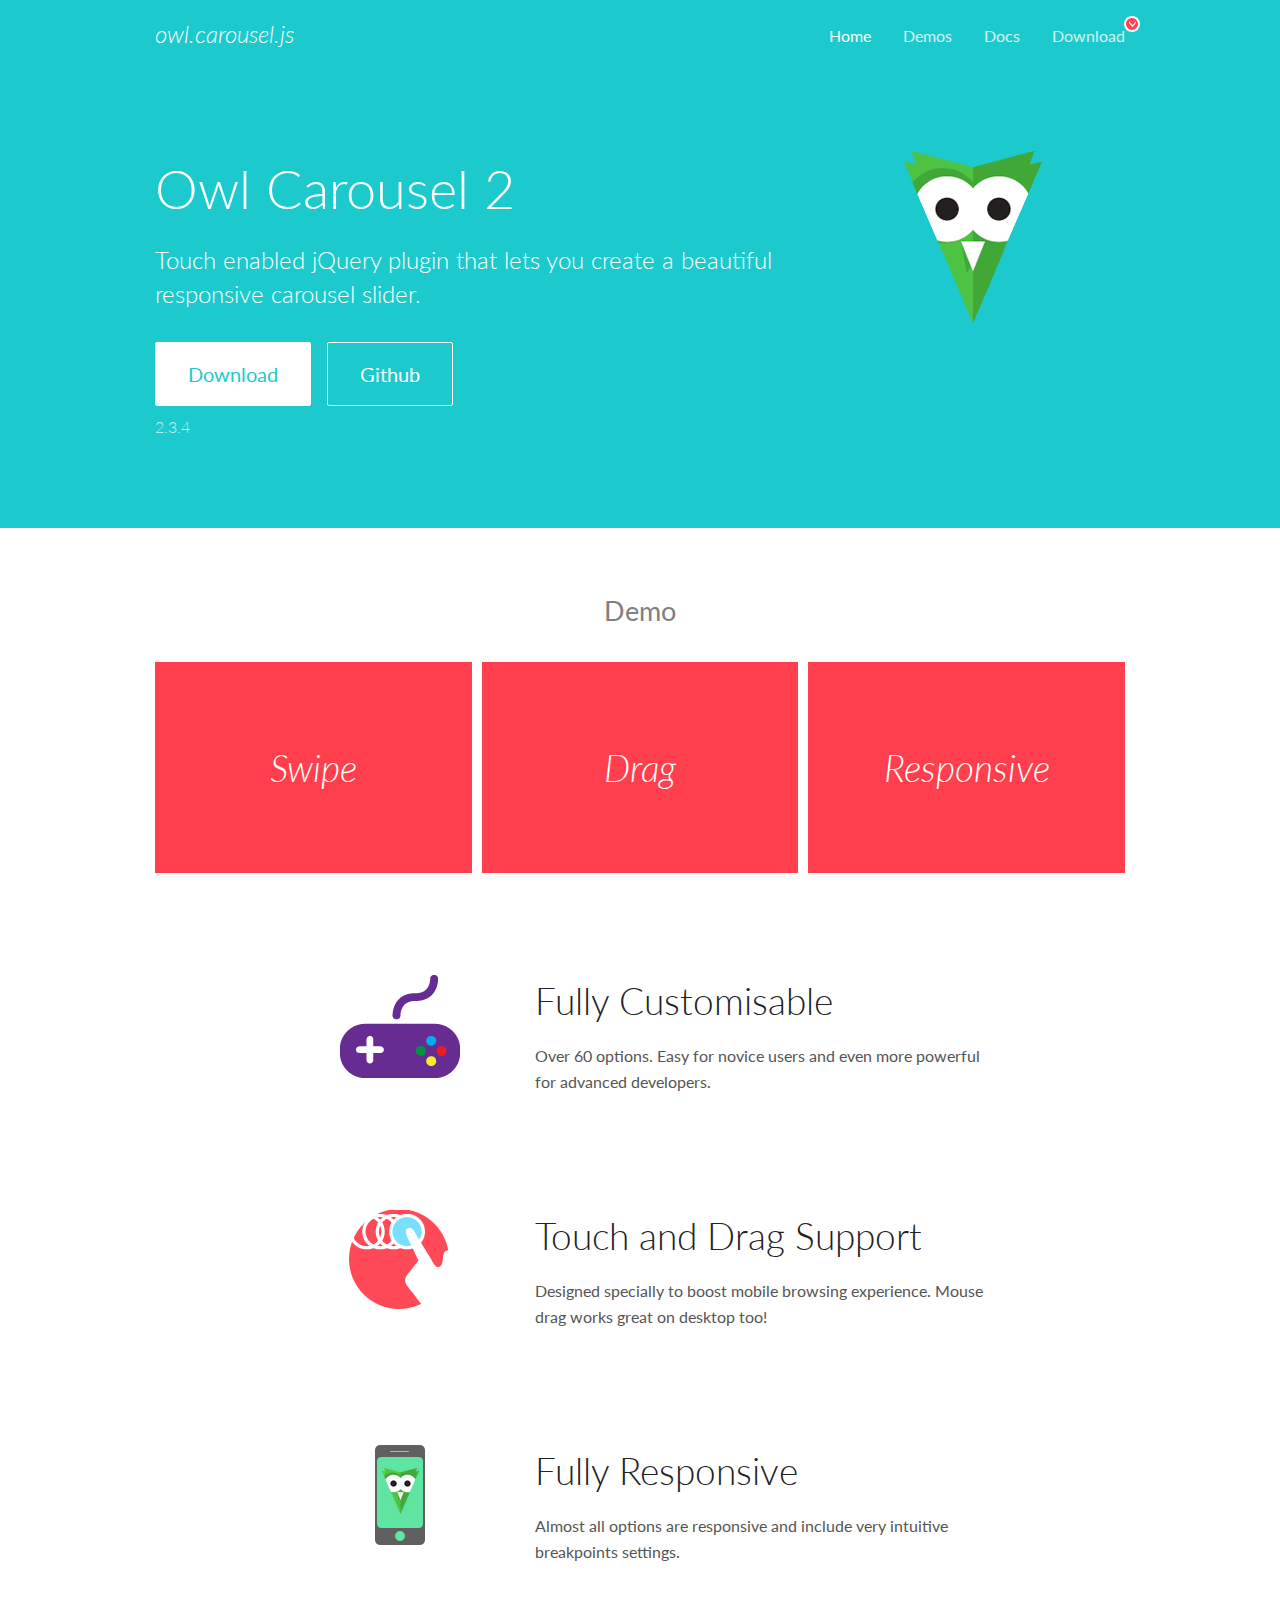
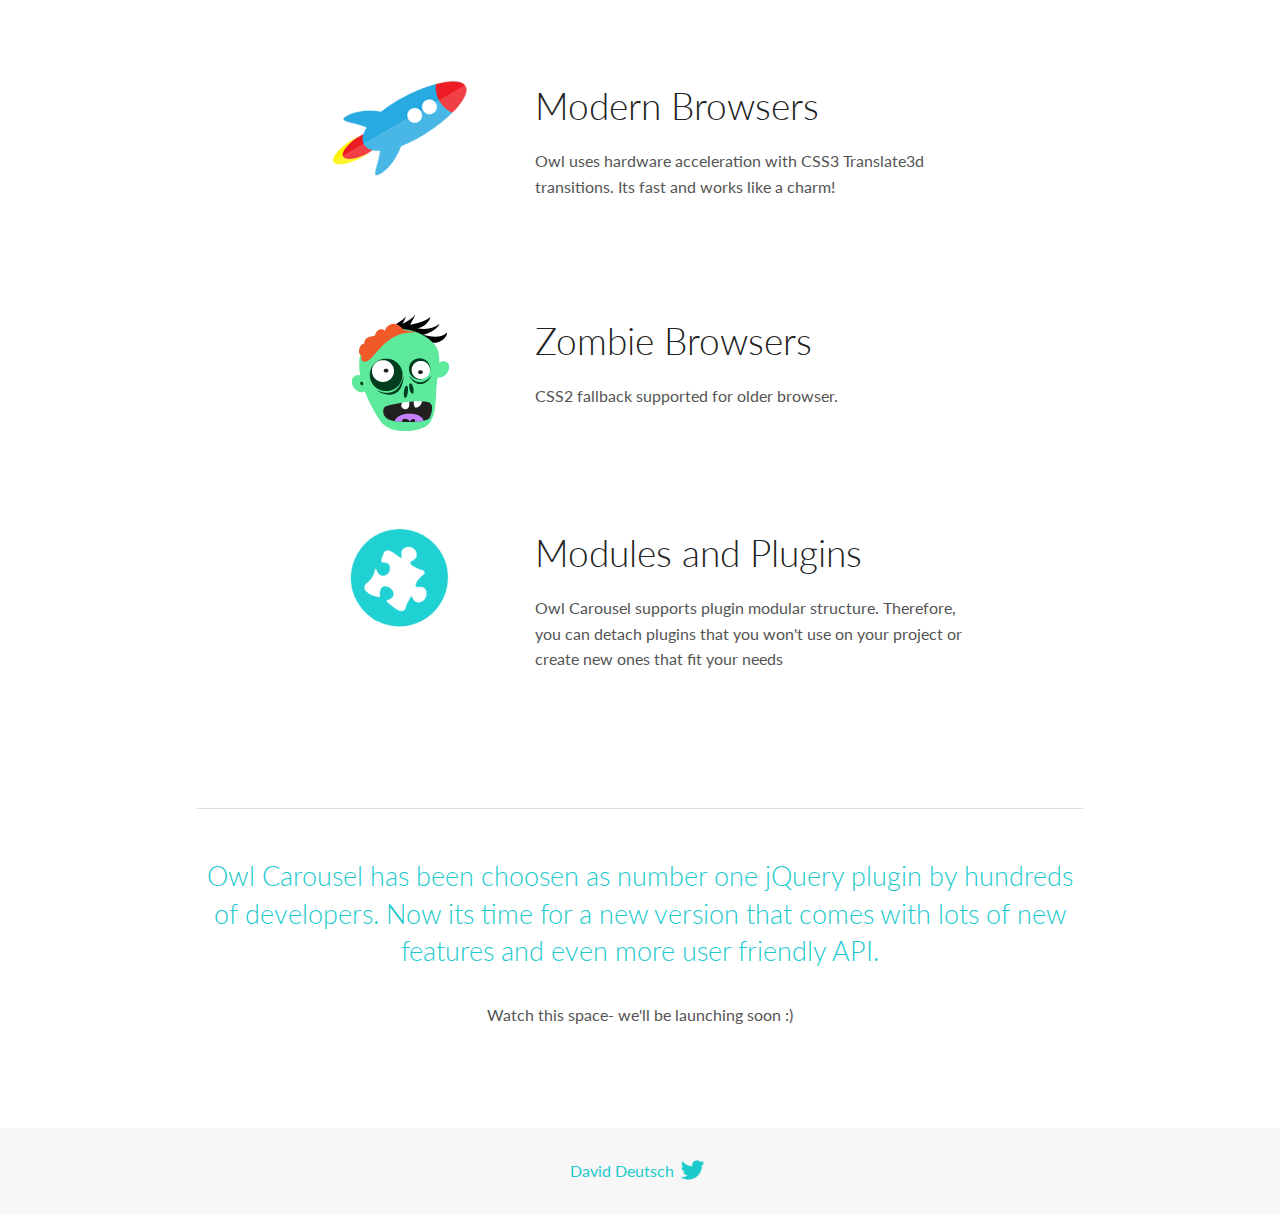
<file: CShop/CShop/Content/ow/docs/index.html>
<!DOCTYPE html>
<html lang="en">
  <head>

    <!-- head -->
    <meta charset="utf-8">
    <meta name="msapplication-tap-highlight" content="no" />
    <meta name="viewport" content="width=device-width, initial-scale=1.0" />
    <meta name="description" content="Touch enabled jQuery plugin that lets you create beautiful responsive carousel slider.">
    <meta name="author" content="David Deutsch">
    <title>
      Home | Owl Carousel | 2.3.4
    </title>

    <!-- Stylesheets -->
    <link href='https://fonts.googleapis.com/css?family=Lato:300,400,700,400italic,300italic' rel='stylesheet' type='text/css'>
    <link rel="stylesheet" href="assets/css/docs.theme.min.css">

    <!-- Owl Stylesheets -->
    <link rel="stylesheet" href="assets/owlcarousel/assets/owl.carousel.min.css">
    <link rel="stylesheet" href="assets/owlcarousel/assets/owl.theme.default.min.css">

    <!-- HTML5 shim and Respond.js IE8 support of HTML5 elements and media queries -->

    <!--[if lt IE 9]>
      <script src="https://oss.maxcdn.com/libs/html5shiv/3.7.0/html5shiv.js"></script>
      <script src="https://oss.maxcdn.com/libs/respond.js/1.3.0/respond.min.js"></script>
    <![endif]-->

    <!-- Favicons -->
    <link rel="apple-touch-icon-precomposed" sizes="144x144" href="assets/ico/apple-touch-icon-144-precomposed.png">
    <link rel="shortcut icon" href="assets/ico/favicon.png">
    <link rel="shortcut icon" href="favicon.ico">

    <!-- Yeah i know js should not be in header. Its required for demos.-->

    <!-- javascript -->
    <script src="assets/vendors/jquery.min.js"></script>
    <script src="assets/owlcarousel/owl.carousel.js"></script>
  </head>
  <body>

    <!-- header -->
    <header class="header">
      <div class="row">
        <div class="large-12 columns">
          <div class="brand left">
            <h3>
              <a href="/OwlCarousel2/">owl.carousel.js</a> 
            </h3>
          </div>
          <a id="toggle-nav" class="right">
            <span></span> <span></span> <span></span> 
          </a> 
          <div class="nav-bar">
            <ul class="clearfix">
              <li class="active">
                <a href="/OwlCarousel2/index.html">Home</a> 
              </li>
              <li> <a href="/OwlCarousel2/demos/demos.html">Demos</a>  </li>
              <li> <a href="/OwlCarousel2/docs/started-welcome.html">Docs</a>  </li>
              <li>
                <a href="https://github.com/OwlCarousel2/OwlCarousel2/archive/2.3.4.zip">Download</a> 
                <span class="download"></span> 
              </li>
            </ul>
          </div>
        </div>
      </div>
    </header>

    <!-- home panel -->
    <section id="hero">
      <div class="row">
        <div class="large-8 medium-8 columns">
          <h1>Owl Carousel 2</h1>
          <h4>Touch enabled jQuery plugin that lets you create a beautiful responsive carousel slider.</h4>
          <a href="https://github.com/OwlCarousel2/OwlCarousel2/archive/2.3.4.zip" class="hero-button">Download</a> 
          <a href="https://github.com/OwlCarousel2/OwlCarousel2" class="hero-button outline">Github</a> 
          <p>2.3.4</p>
        </div>
        <div class="large-4 medium-4 columns">
          <img class="owl-logo" src="assets/img/owl-logo.png" alt="mr. Owl">
        </div>
      </div>
    </section>

    <!-- body -->
    <div class="home-demo">
      <div class="row">
        <div class="large-12 columns">
          <h3>Demo</h3>
          <div class="owl-carousel">
            <div class="item">
              <h2>Swipe</h2>
            </div>
            <div class="item">
              <h2>Drag</h2>
            </div>
            <div class="item">
              <h2>Responsive</h2>
            </div>
            <div class="item">
              <h2>CSS3</h2>
            </div>
            <div class="item">
              <h2>Fast</h2>
            </div>
            <div class="item">
              <h2>Easy</h2>
            </div>
            <div class="item">
              <h2>Free</h2>
            </div>
            <div class="item">
              <h2>Upgradable</h2>
            </div>
            <div class="item">
              <h2>Tons of options</h2>
            </div>
            <div class="item">
              <h2>Infinity</h2>
            </div>
            <div class="item">
              <h2>Auto Width</h2>
            </div>
          </div>
        </div>
      </div>
    </div>
    <script>
      var owl = $('.owl-carousel');
      owl.owlCarousel({
        margin: 10,
        loop: true,
        responsive: {
          0: {
            items: 1
          },
          600: {
            items: 2
          },
          1000: {
            items: 3
          }
        }
      })
    </script>

    <!-- features -->
    <div id="features">
      <div class="row">
        <div class="small-12 medium-9 small-centered columns">
          <section class="row feature">
            <div class="medium-4 small-12 columns">
              <img src="assets/img/feature-options.png" alt="">
            </div>
            <div class="medium-8 small-12 columns">
              <h2>Fully Customisable</h2>
              <p>Over 60 options. Easy for novice users and even more powerful for advanced developers.</p>
            </div>
          </section>
          <section class="row feature">
            <div class="medium-4 small-12 columns">
              <img src="assets/img/feature-drag.png" alt="">
            </div>
            <div class="medium-8 small-12 columns">
              <h2>Touch and Drag Support</h2>
              <p>Designed specially to boost mobile browsing experience. Mouse drag works great on desktop too!</p>
            </div>
          </section>
          <section class="row feature">
            <div class="medium-4 small-12 columns">
              <img src="assets/img/feature-responsive.png" alt="">
            </div>
            <div class="medium-8 small-12 columns">
              <h2>Fully Responsive</h2>
              <p>Almost all options are responsive and include very intuitive breakpoints settings.</p>
            </div>
          </section>
          <section class="row feature">
            <div class="medium-4 small-12 columns">
              <img src="assets/img/feature-modern.png" alt="">
            </div>
            <div class="medium-8 small-12 columns">
              <h2>Modern Browsers</h2>
              <p>Owl uses hardware acceleration with CSS3 Translate3d transitions. Its fast and works like a charm! </p>
            </div>
          </section>
          <section class="row feature">
            <div class="medium-4 small-12 columns">
              <img src="assets/img/feature-zombie.png" alt="">
            </div>
            <div class="medium-8 small-12 columns">
              <h2>Zombie Browsers</h2>
              <p>CSS2 fallback supported for older browser.</p>
            </div>
          </section>
          <section class="row feature">
            <div class="medium-4 small-12 columns">
              <img src="assets/img/feature-module.png" alt="">
            </div>
            <div class="medium-8 small-12 columns">
              <h2>Modules and Plugins</h2>
              <p>Owl Carousel supports plugin modular structure. Therefore, you can detach plugins that you won&#x27;t use on your project or create new ones that fit your needs</p>
            </div>
          </section>
        </div>
      </div>
    </div>

    <!-- footer -->
    <section id="teaser-text">
      <div class="row">
        <div class="small-12 medium-11 small-centered columns">
          <hr>
          <h3 id="owl-carousel-has-been-choosen-as-number-one-jquery-plugin-by-hundreds-of-developers-now-its-time-for-a-new-version-that-comes-with-lots-of-new-features-and-even-more-user-friendly-api-">Owl Carousel has been choosen as number one jQuery plugin by hundreds of developers. Now its time for a new version that comes with lots of new features and even more user friendly API.</h3>
          <p>Watch this space- we&#39;ll be launching soon :)</p>
        </div>
      </div>
    </section>

    <!-- footer -->
    <footer class="footer">
      <div class="row">
        <div class="large-12 columns">
          <h5>
            <a href="/OwlCarousel2/docs/support-contact.html">David Deutsch</a> 
            <a id="custom-tweet-button" href="https://twitter.com/share?url=https://github.com/OwlCarousel2/OwlCarousel2&text=Owl Carousel - This is so awesome! " target="_blank"></a> 
          </h5>
        </div>
      </div>
    </footer>

    <!-- vendors -->
    <script src="assets/vendors/highlight.js"></script>
    <script src="assets/js/app.js"></script>
  </body>
</html>
</file>
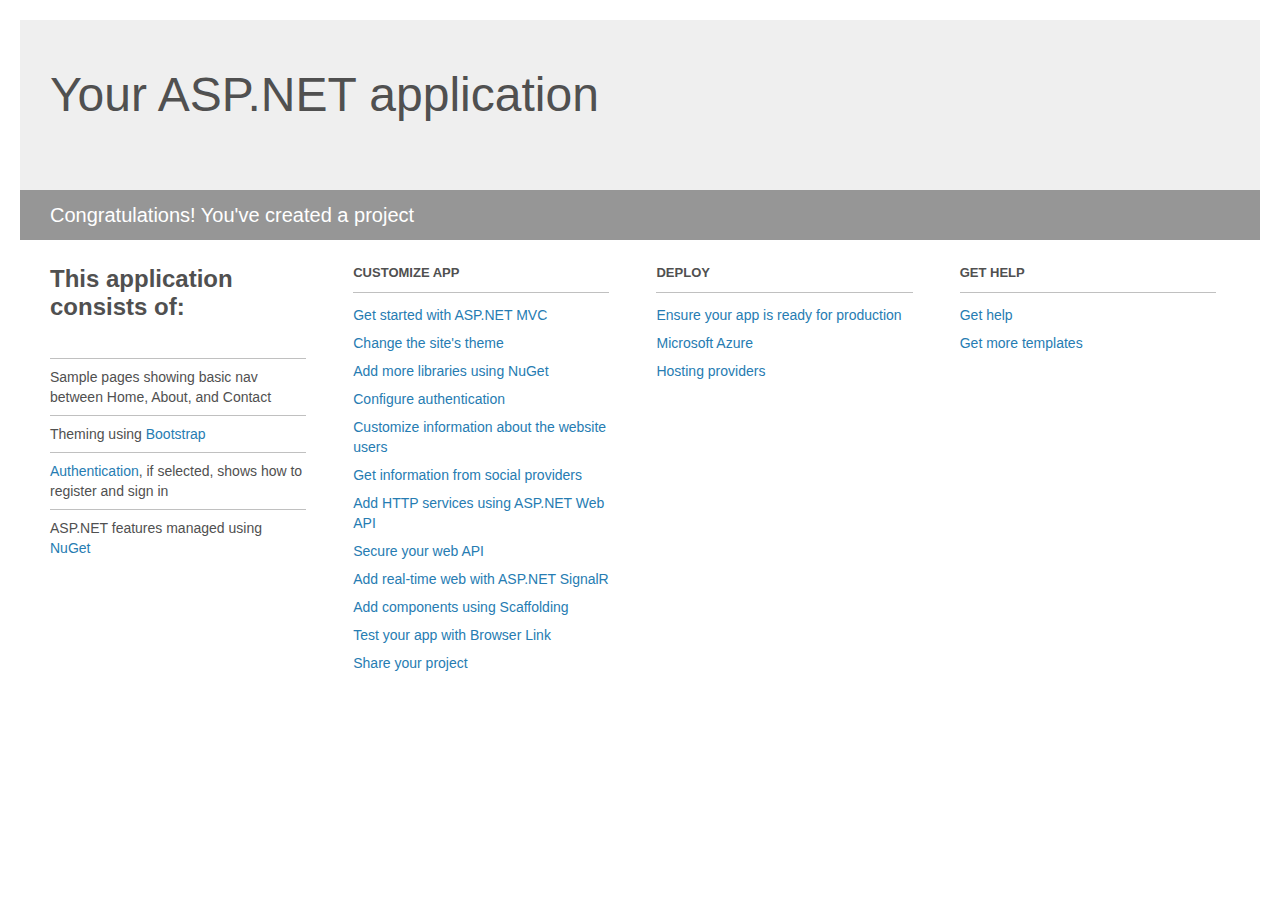
<file: CShop/CShop/Project_Readme.html>
﻿<!DOCTYPE html>
<html lang="en">
<head>
    <meta charset="utf-8" />
    <title>Your ASP.NET application</title>
    <style>
        body {
            background: #fff;
            color: #505050;
            font: 14px 'Segoe UI', tahoma, arial, helvetica, sans-serif;
            margin: 20px;
            padding: 0;
        }

        #header {
            background: #efefef;
            padding: 0;
        }

        h1 {
            font-size: 48px;
            font-weight: normal;
            margin: 0;
            padding: 0 30px;
            line-height: 150px;
        }

        p {
            font-size: 20px;
            color: #fff;
            background: #969696;
            padding: 0 30px;
            line-height: 50px;
        }

        #main {
            padding: 5px 30px;
        }

        .section {
            width: 21.7%;
            float: left;
            margin: 0 0 0 4%;
        }

            .section h2 {
                font-size: 13px;
                text-transform: uppercase;
                margin: 0;
                border-bottom: 1px solid silver;
                padding-bottom: 12px;
                margin-bottom: 8px;
            }

            .section.first {
                margin-left: 0;
            }

                .section.first h2 {
                    font-size: 24px;
                    text-transform: none;
                    margin-bottom: 25px;
                    border: none;
                }

                .section.first li {
                    border-top: 1px solid silver;
                    padding: 8px 0;
                }

            .section.last {
                margin-right: 0;
            }

        ul {
            list-style: none;
            padding: 0;
            margin: 0;
            line-height: 20px;
        }

        li {
            padding: 4px 0;
        }

        a {
            color: #267cb2;
            text-decoration: none;
        }

            a:hover {
                text-decoration: underline;
            }
    </style>
</head>
<body>

    <div id="header">
        <h1>Your ASP.NET application</h1>
        <p>Congratulations! You've created a project</p>
    </div>

    <div id="main">
        <div class="section first">
            <h2>This application consists of:</h2>
            <ul>
                <li>Sample pages showing basic nav between Home, About, and Contact</li>
                <li>Theming using <a href="http://go.microsoft.com/fwlink/?LinkID=615519">Bootstrap</a></li>
                <li><a href="http://go.microsoft.com/fwlink/?LinkID=615520">Authentication</a>, if selected, shows how to register and sign in</li>
                <li>ASP.NET features managed using <a href="http://go.microsoft.com/fwlink/?LinkID=320756">NuGet</a></li>
            </ul>
        </div>

        <div class="section">
            <h2>Customize app</h2>
            <ul>
                <li><a href="http://go.microsoft.com/fwlink/?LinkID=615541">Get started with ASP.NET MVC</a></li>
                <li><a href="http://go.microsoft.com/fwlink/?LinkID=615523">Change the site's theme</a></li>
                <li><a href="http://go.microsoft.com/fwlink/?LinkID=615524">Add more libraries using NuGet</a></li>
                <li><a href="http://go.microsoft.com/fwlink/?LinkID=615542">Configure authentication</a></li>
                <li><a href="http://go.microsoft.com/fwlink/?LinkID=615526">Customize information about the website users</a></li>
                <li><a href="http://go.microsoft.com/fwlink/?LinkID=615527">Get information from social providers</a></li>
                <li><a href="http://go.microsoft.com/fwlink/?LinkID=615528">Add HTTP services using ASP.NET Web API</a></li>
                <li><a href="http://go.microsoft.com/fwlink/?LinkID=615529">Secure your web API</a></li>
                <li><a href="http://go.microsoft.com/fwlink/?LinkID=615530">Add real-time web with ASP.NET SignalR</a></li>
                <li><a href="http://go.microsoft.com/fwlink/?LinkID=615531">Add components using Scaffolding</a></li>
                <li><a href="http://go.microsoft.com/fwlink/?LinkID=615532">Test your app with Browser Link</a></li>
                <li><a href="http://go.microsoft.com/fwlink/?LinkID=615533">Share your project</a></li>
            </ul>
        </div>

        <div class="section">
            <h2>Deploy</h2>
            <ul>
                <li><a href="http://go.microsoft.com/fwlink/?LinkID=615534">Ensure your app is ready for production</a></li>
                <li><a href="http://go.microsoft.com/fwlink/?LinkID=615535">Microsoft Azure</a></li>
                <li><a href="http://go.microsoft.com/fwlink/?LinkID=615536">Hosting providers</a></li>
            </ul>
        </div>

        <div class="section last">
            <h2>Get help</h2>
            <ul>
                <li><a href="http://go.microsoft.com/fwlink/?LinkID=615537">Get help</a></li>
                <li><a href="http://go.microsoft.com/fwlink/?LinkID=615538">Get more templates</a></li>
            </ul>
        </div>
    </div>

</body>
</html>
</file>
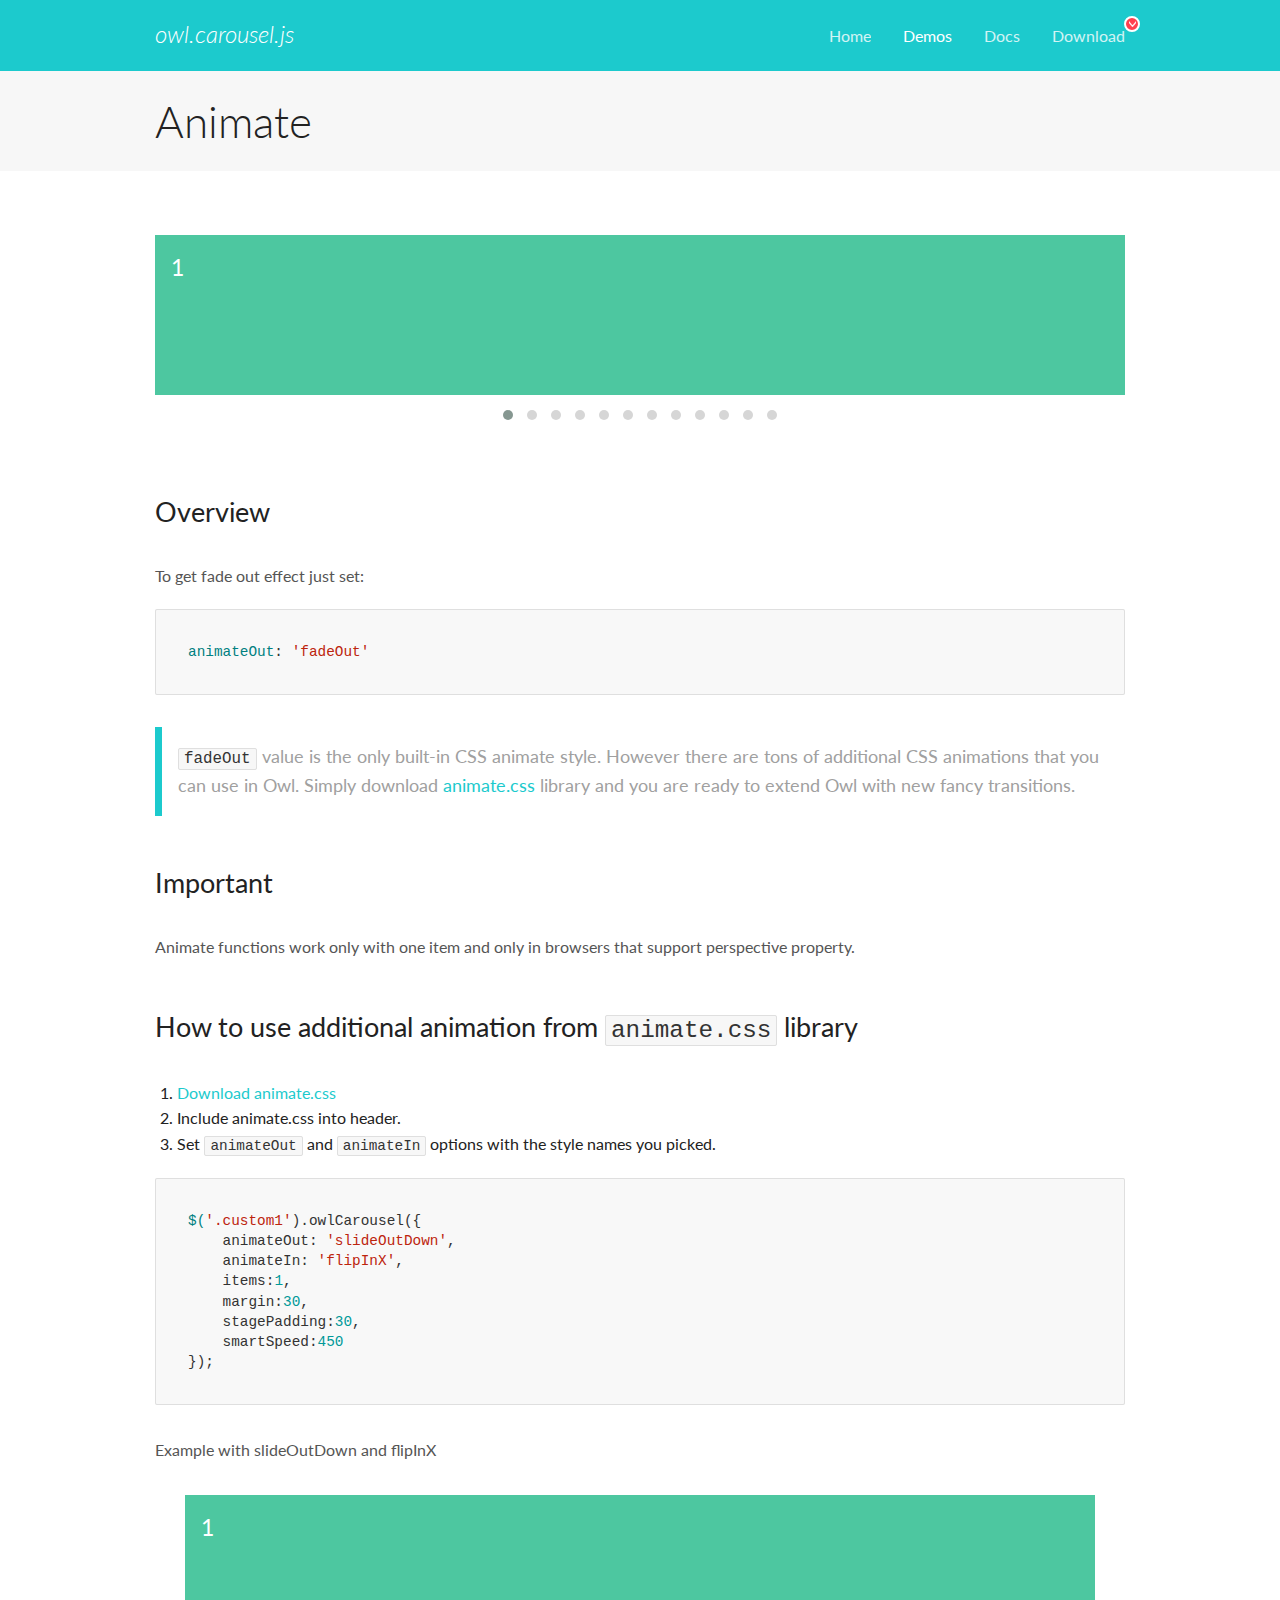
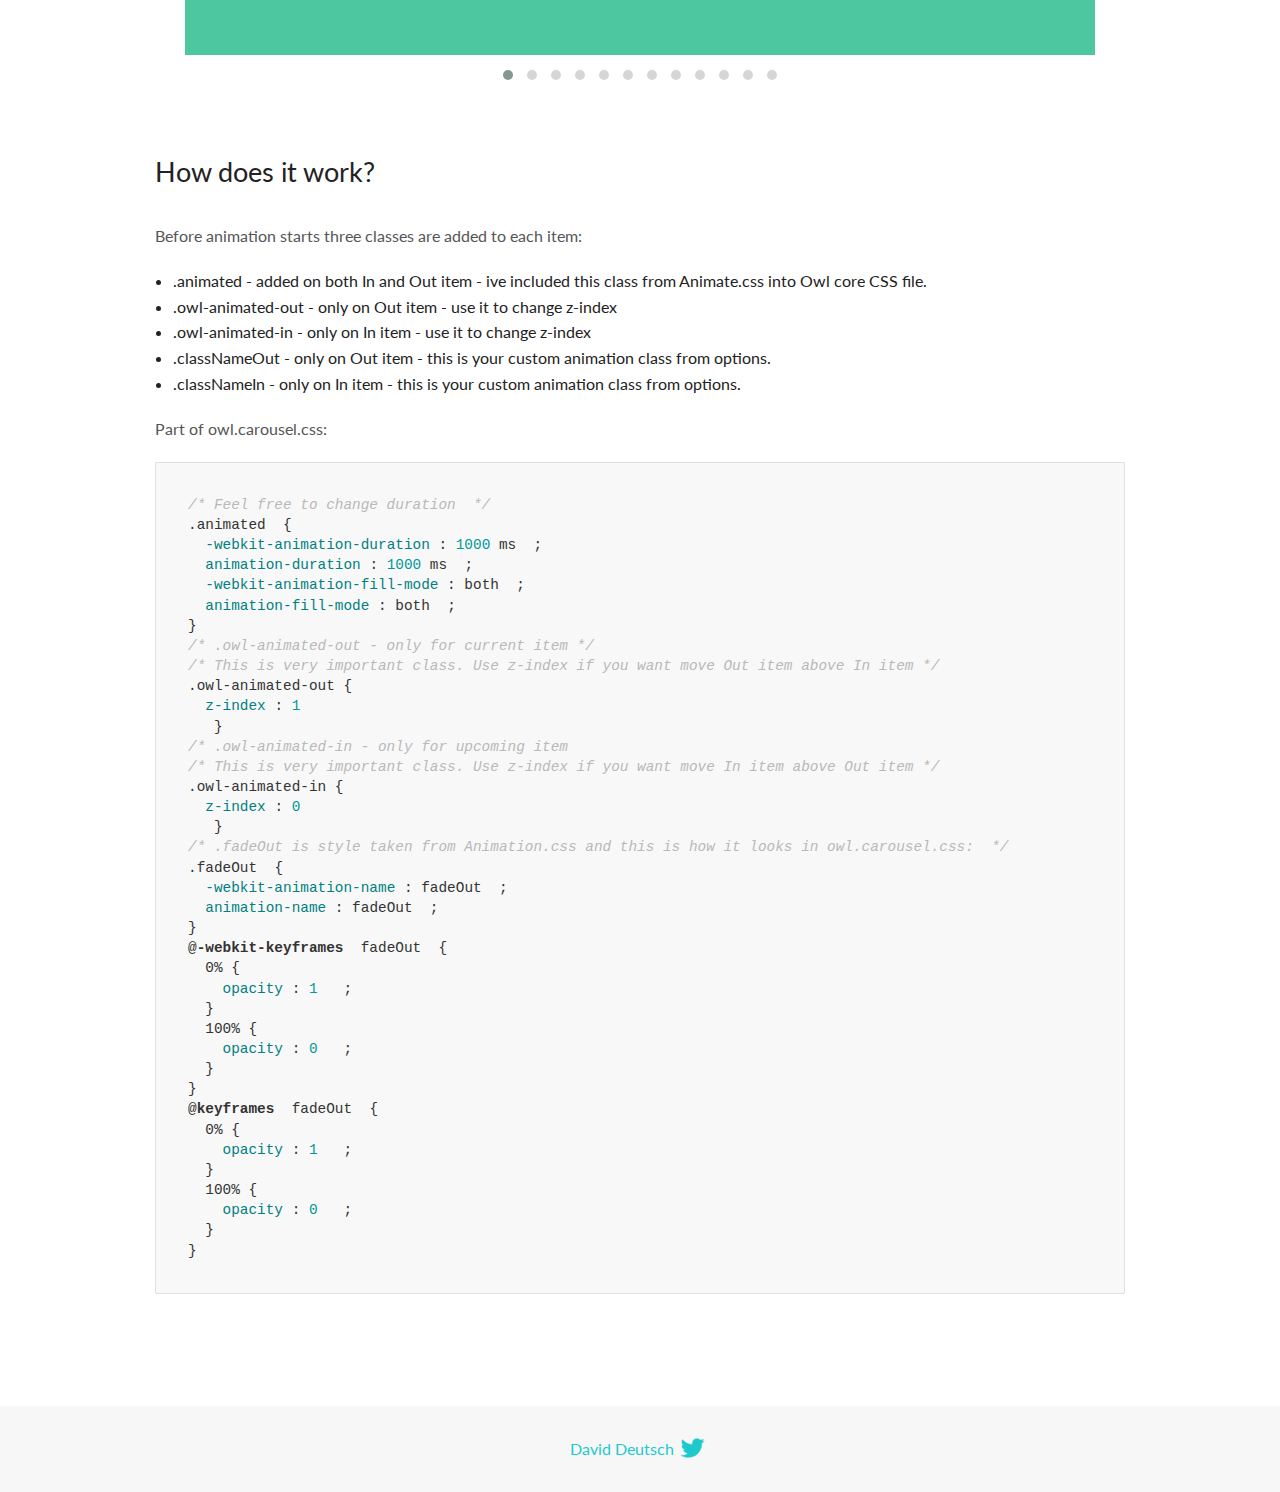
<file: CShop/CShop/Content/ow/docs/demos/animate.html>
<!DOCTYPE html>
<html lang="en">
  <head>

    <!-- head -->
    <meta charset="utf-8">
    <meta name="msapplication-tap-highlight" content="no" />
    <meta name="viewport" content="width=device-width, initial-scale=1.0" />
    <meta name="description" content="Animate carousel">
    <meta name="author" content="David Deutsch">
    <title>
      Animate Demo | Owl Carousel | 2.3.4
    </title>

    <!-- Stylesheets -->
    <link href='https://fonts.googleapis.com/css?family=Lato:300,400,700,400italic,300italic' rel='stylesheet' type='text/css'>
    <link rel="stylesheet" href="../assets/css/docs.theme.min.css">

    <!-- Owl Stylesheets -->
    <link rel="stylesheet" href="../assets/owlcarousel/assets/owl.carousel.min.css">
    <link rel="stylesheet" href="../assets/owlcarousel/assets/owl.theme.default.min.css">

    <!-- HTML5 shim and Respond.js IE8 support of HTML5 elements and media queries -->

    <!--[if lt IE 9]>
      <script src="https://oss.maxcdn.com/libs/html5shiv/3.7.0/html5shiv.js"></script>
      <script src="https://oss.maxcdn.com/libs/respond.js/1.3.0/respond.min.js"></script>
    <![endif]-->

    <!-- Favicons -->
    <link rel="apple-touch-icon-precomposed" sizes="144x144" href="../assets/ico/apple-touch-icon-144-precomposed.png">
    <link rel="shortcut icon" href="../assets/ico/favicon.png">
    <link rel="shortcut icon" href="favicon.ico">

    <!-- Yeah i know js should not be in header. Its required for demos.-->

    <!-- javascript -->
    <script src="../assets/vendors/jquery.min.js"></script>
    <script src="../assets/owlcarousel/owl.carousel.js"></script>
  </head>
  <body>

    <!-- header -->
    <header class="header">
      <div class="row">
        <div class="large-12 columns">
          <div class="brand left">
            <h3>
              <a href="/OwlCarousel2/">owl.carousel.js</a> 
            </h3>
          </div>
          <a id="toggle-nav" class="right">
            <span></span> <span></span> <span></span> 
          </a> 
          <div class="nav-bar">
            <ul class="clearfix">
              <li> <a href="/OwlCarousel2/index.html">Home</a>  </li>
              <li class="active">
                <a href="/OwlCarousel2/demos/demos.html">Demos</a> 
              </li>
              <li> <a href="/OwlCarousel2/docs/started-welcome.html">Docs</a>  </li>
              <li>
                <a href="https://github.com/OwlCarousel2/OwlCarousel2/archive/2.3.4.zip">Download</a> 
                <span class="download"></span> 
              </li>
            </ul>
          </div>
        </div>
      </div>
    </header>

    <!-- title -->
    <section class="title">
      <div class="row">
        <div class="large-12 columns">
          <h1>Animate</h1>
        </div>
      </div>
    </section>

    <!--  Demos -->
    <section id="demos">
      <div class="row">
        <div class="large-12 columns">
          <div class="fadeOut owl-carousel owl-theme">
            <div class="item">
              <h4>1</h4>
            </div>
            <div class="item">
              <h4>2</h4>
            </div>
            <div class="item">
              <h4>3</h4>
            </div>
            <div class="item">
              <h4>4</h4>
            </div>
            <div class="item">
              <h4>5</h4>
            </div>
            <div class="item">
              <h4>6</h4>
            </div>
            <div class="item">
              <h4>7</h4>
            </div>
            <div class="item">
              <h4>8</h4>
            </div>
            <div class="item">
              <h4>9</h4>
            </div>
            <div class="item">
              <h4>10</h4>
            </div>
            <div class="item">
              <h4>11</h4>
            </div>
            <div class="item">
              <h4>12</h4>
            </div>
          </div>
          <h3 id="overview">Overview</h3>
          <p>To get fade out effect just set:</p>
          <pre><code>animateOut: &#39;fadeOut&#39;</code></pre>
          <blockquote>
            <p><code>fadeOut</code> value is the only built-in CSS animate style. However there are tons of additional CSS animations that you can use in Owl. Simply download
              <a href="https://daneden.github.io/animate.css/">animate.css</a>  library and you are ready to extend Owl with new fancy transitions.</p>
          </blockquote>
          <h3 id="important">Important</h3>
          <p>Animate functions work only with one item and only in browsers that support perspective property.</p>
          <h3 id="how-to-use-additional-animation-from-animate-css-library">How to use additional animation from <code>animate.css</code> library</h3>
          <ol>
            <li> <a href="https://daneden.github.io/animate.css/">Download animate.css</a>  </li>
            <li>Include animate.css into header.</li>
            <li>Set <code>animateOut</code> and <code>animateIn</code> options with the style names you picked.</li>
          </ol>
          <pre><code>$(&#39;.custom1&#39;).owlCarousel({
    animateOut: &#39;slideOutDown&#39;,
    animateIn: &#39;flipInX&#39;,
    items:1,
    margin:30,
    stagePadding:30,
    smartSpeed:450
});</code></pre>
          <p>Example with slideOutDown and flipInX</p>
          <div class="custom1 owl-carousel owl-theme">
            <div class="item">
              <h4>1</h4>
            </div>
            <div class="item">
              <h4>2</h4>
            </div>
            <div class="item">
              <h4>3</h4>
            </div>
            <div class="item">
              <h4>4</h4>
            </div>
            <div class="item">
              <h4>5</h4>
            </div>
            <div class="item">
              <h4>6</h4>
            </div>
            <div class="item">
              <h4>7</h4>
            </div>
            <div class="item">
              <h4>8</h4>
            </div>
            <div class="item">
              <h4>9</h4>
            </div>
            <div class="item">
              <h4>10</h4>
            </div>
            <div class="item">
              <h4>11</h4>
            </div>
            <div class="item">
              <h4>12</h4>
            </div>
          </div>
          <h3 id="how-does-it-work-">How does it work?</h3>
          <p>Before animation starts three classes are added to each item:</p>
          <ul>
            <li>.animated - added on both In and Out item - ive included this class from Animate.css into Owl core CSS file.</li>
            <li>.owl-animated-out - only on Out item - use it to change z-index</li>
            <li>.owl-animated-in - only on In item - use it to change z-index</li>
            <li>.classNameOut - only on Out item - this is your custom animation class from options.</li>
            <li>.classNameIn - only on In item - this is your custom animation class from options.</li>
          </ul>
          <p>Part of owl.carousel.css:</p>
          <pre><code class="language-css"><span class="comment">/* Feel free to change duration  */</span> 
<span class="class">.animated</span>  <span class="rules">{
  <span class="rule"><span class="attribute">-webkit-animation-duration</span> :<span class="value"> <span class="number">1000</span> ms</span> </span> ;
  <span class="rule"><span class="attribute">animation-duration</span> :<span class="value"> <span class="number">1000</span> ms</span> </span> ;
  <span class="rule"><span class="attribute">-webkit-animation-fill-mode</span> :<span class="value"> both</span> </span> ;
  <span class="rule"><span class="attribute">animation-fill-mode</span> :<span class="value"> both</span> </span> ;
<span class="rule">}</span> </span> 
<span class="comment">/* .owl-animated-out - only for current item */</span> 
<span class="comment">/* This is very important class. Use z-index if you want move Out item above In item */</span> 
<span class="class">.owl-animated-out</span> <span class="rules">{
  <span class="rule"><span class="attribute">z-index</span> :<span class="value"> <span class="number">1</span> 
</span> </span> </span> }
<span class="comment">/* .owl-animated-in - only for upcoming item
/* This is very important class. Use z-index if you want move In item above Out item */</span> 
<span class="class">.owl-animated-in</span> <span class="rules">{
  <span class="rule"><span class="attribute">z-index</span> :<span class="value"> <span class="number">0</span> 
</span> </span> </span> }
<span class="comment">/* .fadeOut is style taken from Animation.css and this is how it looks in owl.carousel.css:  */</span> 
<span class="class">.fadeOut</span>  <span class="rules">{
  <span class="rule"><span class="attribute">-webkit-animation-name</span> :<span class="value"> fadeOut</span> </span> ;
  <span class="rule"><span class="attribute">animation-name</span> :<span class="value"> fadeOut</span> </span> ;
<span class="rule">}</span> </span> 
<span class="at_rule">@<span class="keyword">-webkit-keyframes</span>  fadeOut </span> {
  0% <span class="rules">{
    <span class="rule"><span class="attribute">opacity</span> :<span class="value"> <span class="number">1</span> </span> </span> ;
  <span class="rule">}</span> </span> 
  100% <span class="rules">{
    <span class="rule"><span class="attribute">opacity</span> :<span class="value"> <span class="number">0</span> </span> </span> ;
  <span class="rule">}</span> </span> 
}
<span class="at_rule">@<span class="keyword">keyframes</span>  fadeOut </span> {
  0% <span class="rules">{
    <span class="rule"><span class="attribute">opacity</span> :<span class="value"> <span class="number">1</span> </span> </span> ;
  <span class="rule">}</span> </span> 
  100% <span class="rules">{
    <span class="rule"><span class="attribute">opacity</span> :<span class="value"> <span class="number">0</span> </span> </span> ;
  <span class="rule">}</span> </span> 
}</code></pre>
          <link rel="stylesheet" href="../assets/css/animate.css">
          <script>
            jQuery(document).ready(function($) {
              $('.fadeOut').owlCarousel({
                items: 1,
                animateOut: 'fadeOut',
                loop: true,
                margin: 10,
              });
              $('.custom1').owlCarousel({
                animateOut: 'slideOutDown',
                animateIn: 'flipInX',
                items: 1,
                margin: 30,
                stagePadding: 30,
                smartSpeed: 450
              });
            });
          </script>
        </div>
      </div>
    </section>

    <!-- footer -->
    <footer class="footer">
      <div class="row">
        <div class="large-12 columns">
          <h5>
            <a href="/OwlCarousel2/docs/support-contact.html">David Deutsch</a> 
            <a id="custom-tweet-button" href="https://twitter.com/share?url=https://github.com/OwlCarousel2/OwlCarousel2&text=Owl Carousel - This is so awesome! " target="_blank"></a> 
          </h5>
        </div>
      </div>
    </footer>

    <!-- vendors -->
    <script src="../assets/vendors/highlight.js"></script>
    <script src="../assets/js/app.js"></script>
  </body>
</html>
</file>
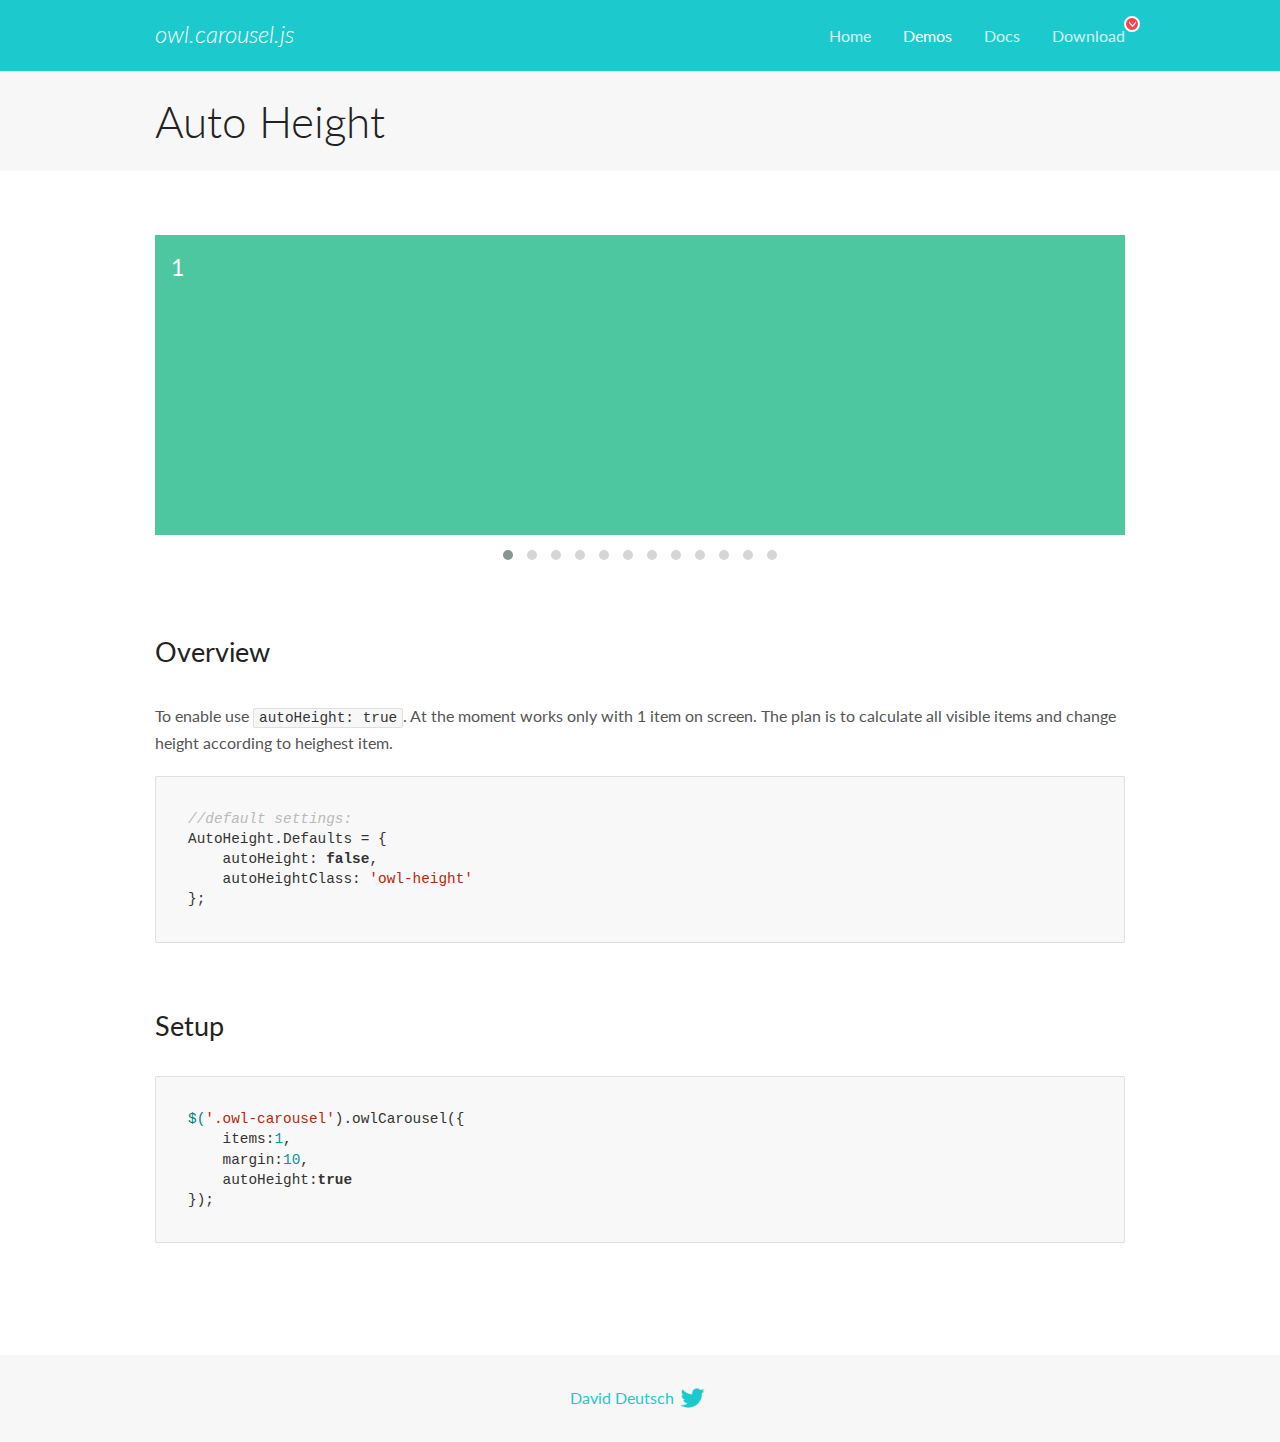
<file: CShop/CShop/Content/ow/docs/demos/autoheight.html>
<!DOCTYPE html>
<html lang="en">
  <head>

    <!-- head -->
    <meta charset="utf-8">
    <meta name="msapplication-tap-highlight" content="no" />
    <meta name="viewport" content="width=device-width, initial-scale=1.0" />
    <meta name="description" content="autoHeight usage demo">
    <meta name="author" content="David Deutsch">
    <title>
      Auto Height Demo | Owl Carousel | 2.3.4
    </title>

    <!-- Stylesheets -->
    <link href='https://fonts.googleapis.com/css?family=Lato:300,400,700,400italic,300italic' rel='stylesheet' type='text/css'>
    <link rel="stylesheet" href="../assets/css/docs.theme.min.css">

    <!-- Owl Stylesheets -->
    <link rel="stylesheet" href="../assets/owlcarousel/assets/owl.carousel.min.css">
    <link rel="stylesheet" href="../assets/owlcarousel/assets/owl.theme.default.min.css">

    <!-- HTML5 shim and Respond.js IE8 support of HTML5 elements and media queries -->

    <!--[if lt IE 9]>
      <script src="https://oss.maxcdn.com/libs/html5shiv/3.7.0/html5shiv.js"></script>
      <script src="https://oss.maxcdn.com/libs/respond.js/1.3.0/respond.min.js"></script>
    <![endif]-->

    <!-- Favicons -->
    <link rel="apple-touch-icon-precomposed" sizes="144x144" href="../assets/ico/apple-touch-icon-144-precomposed.png">
    <link rel="shortcut icon" href="../assets/ico/favicon.png">
    <link rel="shortcut icon" href="favicon.ico">

    <!-- Yeah i know js should not be in header. Its required for demos.-->

    <!-- javascript -->
    <script src="../assets/vendors/jquery.min.js"></script>
    <script src="../assets/owlcarousel/owl.carousel.js"></script>
  </head>
  <body>

    <!-- header -->
    <header class="header">
      <div class="row">
        <div class="large-12 columns">
          <div class="brand left">
            <h3>
              <a href="/OwlCarousel2/">owl.carousel.js</a> 
            </h3>
          </div>
          <a id="toggle-nav" class="right">
            <span></span> <span></span> <span></span> 
          </a> 
          <div class="nav-bar">
            <ul class="clearfix">
              <li> <a href="/OwlCarousel2/index.html">Home</a>  </li>
              <li class="active">
                <a href="/OwlCarousel2/demos/demos.html">Demos</a> 
              </li>
              <li> <a href="/OwlCarousel2/docs/started-welcome.html">Docs</a>  </li>
              <li>
                <a href="https://github.com/OwlCarousel2/OwlCarousel2/archive/2.3.4.zip">Download</a> 
                <span class="download"></span> 
              </li>
            </ul>
          </div>
        </div>
      </div>
    </header>

    <!-- title -->
    <section class="title">
      <div class="row">
        <div class="large-12 columns">
          <h1>Auto Height</h1>
        </div>
      </div>
    </section>

    <!--  Demos -->
    <section id="demos">
      <div class="row">
        <div class="large-12 columns">
          <div class="owl-carousel owl-theme">
            <div class="item" style="height:300px">
              <h4>1</h4>
            </div>
            <div class="item" style="height:100px">
              <h4>2</h4>
            </div>
            <div class="item" style="height:500px">
              <h4>3</h4>
            </div>
            <div class="item" style="height:250px">
              <h4>4</h4>
            </div>
            <div class="item" style="height:400px">
              <h4>5</h4>
            </div>
            <div class="item" style="height:500px">
              <h4>6</h4>
            </div>
            <div class="item" style="height:600px">
              <h4>7</h4>
            </div>
            <div class="item" style="height:400px">
              <h4>8</h4>
            </div>
            <div class="item" style="height:300px">
              <h4>9</h4>
            </div>
            <div class="item" style="height:350px">
              <h4>10</h4>
            </div>
            <div class="item" style="height:200px">
              <h4>11</h4>
            </div>
            <div class="item" style="height:150px">
              <h4>12</h4>
            </div>
          </div>
          <h3 id="overview">Overview</h3>
          <p>To enable use <code>autoHeight: true</code>. At the moment works only with 1 item on screen. The plan is to calculate all visible items and change height according to heighest item.</p>
          <pre><code>//default settings:
AutoHeight.Defaults = {
    autoHeight: false,
    autoHeightClass: &#39;owl-height&#39;
};</code></pre>
          <h3 id="setup">Setup</h3>
          <pre><code>$(&#39;.owl-carousel&#39;).owlCarousel({
    items:1,
    margin:10,
    autoHeight:true
});</code></pre>
          <script>
            $(document).ready(function() {
              $('.owl-carousel').owlCarousel({
                items: 1,
                margin: 10,
                autoHeight: true
              });
            })
          </script>
        </div>
      </div>
    </section>

    <!-- footer -->
    <footer class="footer">
      <div class="row">
        <div class="large-12 columns">
          <h5>
            <a href="/OwlCarousel2/docs/support-contact.html">David Deutsch</a> 
            <a id="custom-tweet-button" href="https://twitter.com/share?url=https://github.com/OwlCarousel2/OwlCarousel2&text=Owl Carousel - This is so awesome! " target="_blank"></a> 
          </h5>
        </div>
      </div>
    </footer>

    <!-- vendors -->
    <script src="../assets/vendors/highlight.js"></script>
    <script src="../assets/js/app.js"></script>
  </body>
</html>
</file>
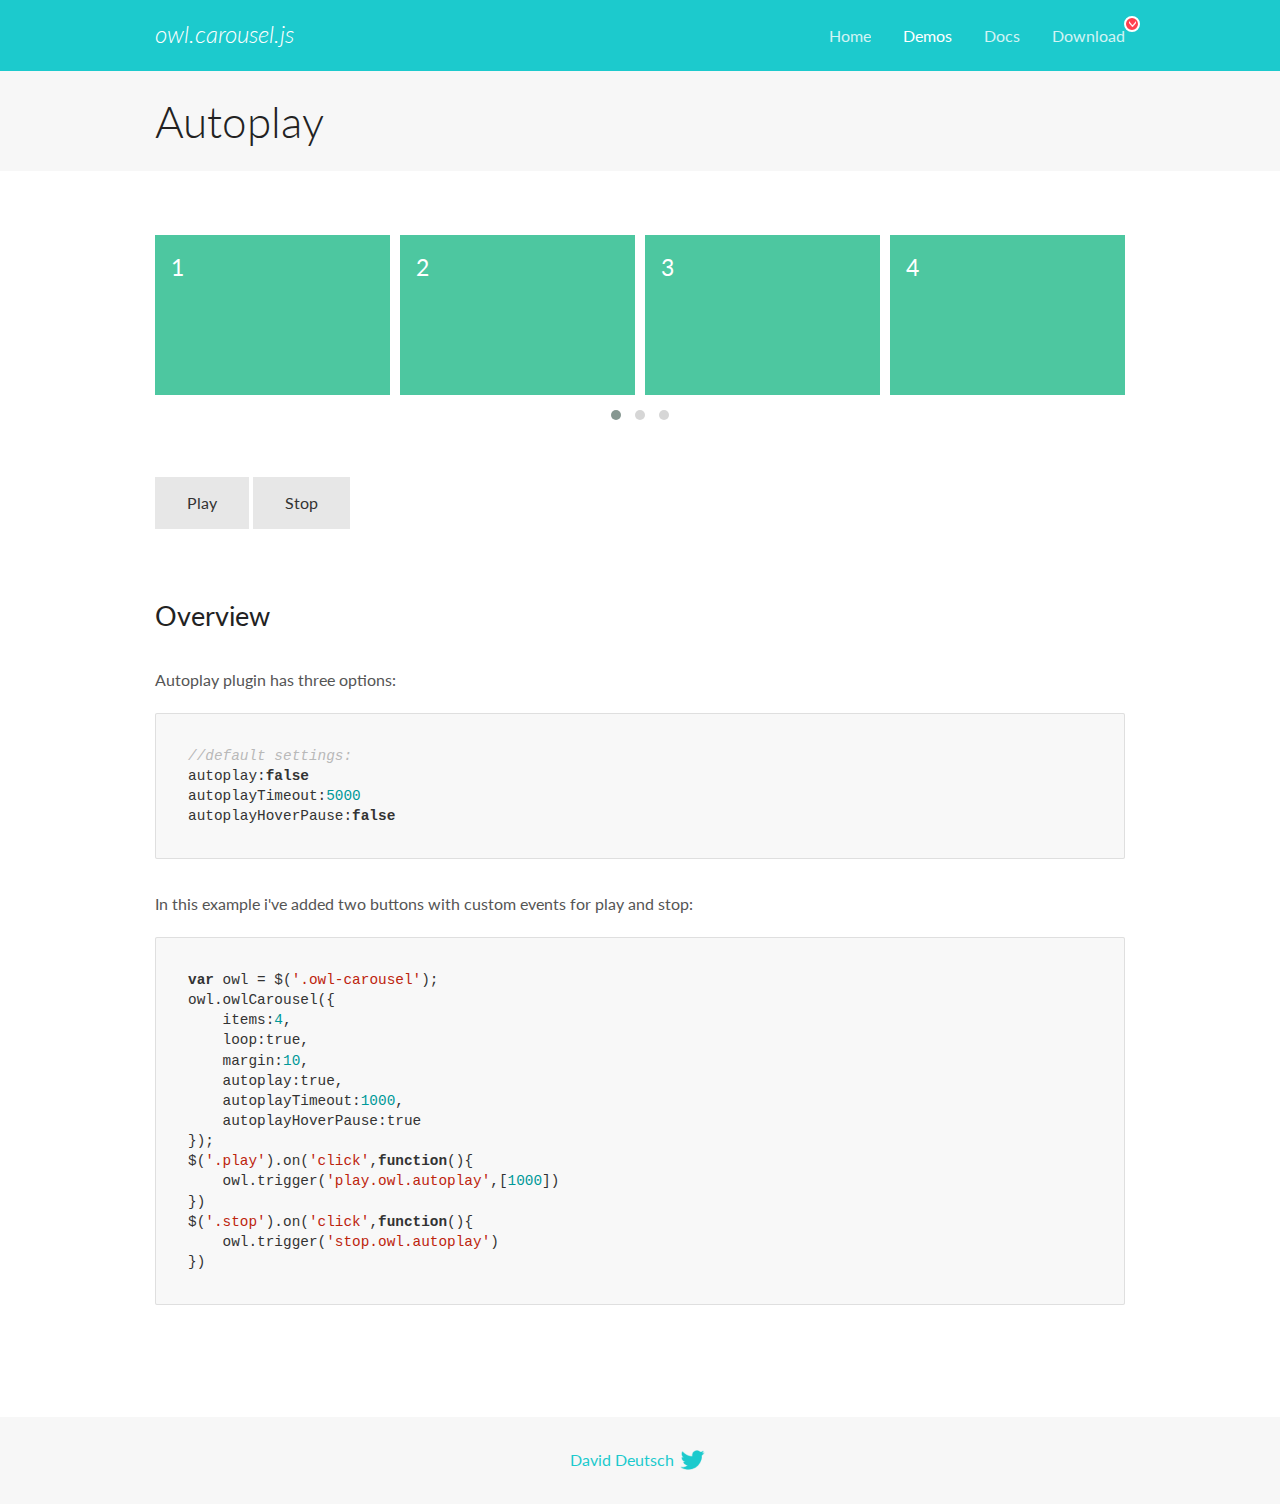
<file: CShop/CShop/Content/ow/docs/demos/autoplay.html>
<!DOCTYPE html>
<html lang="en">
  <head>

    <!-- head -->
    <meta charset="utf-8">
    <meta name="msapplication-tap-highlight" content="no" />
    <meta name="viewport" content="width=device-width, initial-scale=1.0" />
    <meta name="description" content="Autoplay usage demo">
    <meta name="author" content="David Deutsch">
    <title>
      Autoplay Demo | Owl Carousel | 2.3.4
    </title>

    <!-- Stylesheets -->
    <link href='https://fonts.googleapis.com/css?family=Lato:300,400,700,400italic,300italic' rel='stylesheet' type='text/css'>
    <link rel="stylesheet" href="../assets/css/docs.theme.min.css">

    <!-- Owl Stylesheets -->
    <link rel="stylesheet" href="../assets/owlcarousel/assets/owl.carousel.min.css">
    <link rel="stylesheet" href="../assets/owlcarousel/assets/owl.theme.default.min.css">

    <!-- HTML5 shim and Respond.js IE8 support of HTML5 elements and media queries -->

    <!--[if lt IE 9]>
      <script src="https://oss.maxcdn.com/libs/html5shiv/3.7.0/html5shiv.js"></script>
      <script src="https://oss.maxcdn.com/libs/respond.js/1.3.0/respond.min.js"></script>
    <![endif]-->

    <!-- Favicons -->
    <link rel="apple-touch-icon-precomposed" sizes="144x144" href="../assets/ico/apple-touch-icon-144-precomposed.png">
    <link rel="shortcut icon" href="../assets/ico/favicon.png">
    <link rel="shortcut icon" href="favicon.ico">

    <!-- Yeah i know js should not be in header. Its required for demos.-->

    <!-- javascript -->
    <script src="../assets/vendors/jquery.min.js"></script>
    <script src="../assets/owlcarousel/owl.carousel.js"></script>
  </head>
  <body>

    <!-- header -->
    <header class="header">
      <div class="row">
        <div class="large-12 columns">
          <div class="brand left">
            <h3>
              <a href="/OwlCarousel2/">owl.carousel.js</a> 
            </h3>
          </div>
          <a id="toggle-nav" class="right">
            <span></span> <span></span> <span></span> 
          </a> 
          <div class="nav-bar">
            <ul class="clearfix">
              <li> <a href="/OwlCarousel2/index.html">Home</a>  </li>
              <li class="active">
                <a href="/OwlCarousel2/demos/demos.html">Demos</a> 
              </li>
              <li> <a href="/OwlCarousel2/docs/started-welcome.html">Docs</a>  </li>
              <li>
                <a href="https://github.com/OwlCarousel2/OwlCarousel2/archive/2.3.4.zip">Download</a> 
                <span class="download"></span> 
              </li>
            </ul>
          </div>
        </div>
      </div>
    </header>

    <!-- title -->
    <section class="title">
      <div class="row">
        <div class="large-12 columns">
          <h1>Autoplay</h1>
        </div>
      </div>
    </section>

    <!--  Demos -->
    <section id="demos">
      <div class="row">
        <div class="large-12 columns">
          <div class="owl-carousel owl-theme">
            <div class="item">
              <h4>1</h4>
            </div>
            <div class="item">
              <h4>2</h4>
            </div>
            <div class="item">
              <h4>3</h4>
            </div>
            <div class="item">
              <h4>4</h4>
            </div>
            <div class="item">
              <h4>5</h4>
            </div>
            <div class="item">
              <h4>6</h4>
            </div>
            <div class="item">
              <h4>7</h4>
            </div>
            <div class="item">
              <h4>8</h4>
            </div>
            <div class="item">
              <h4>9</h4>
            </div>
            <div class="item">
              <h4>10</h4>
            </div>
            <div class="item">
              <h4>11</h4>
            </div>
            <div class="item">
              <h4>12</h4>
            </div>
          </div>
          <a class="button secondary play">Play</a> 
          <a class="button secondary stop">Stop</a> 
          <h3 id="overview">Overview</h3>
          <p>Autoplay plugin has three options:</p>
          <pre><code>//default settings:
autoplay:false
autoplayTimeout:5000
autoplayHoverPause:false</code></pre>
          <p>In this example i&#39;ve added two buttons with custom events for play and stop:</p>
          <pre><code>var owl = $(&#39;.owl-carousel&#39;);
owl.owlCarousel({
    items:4,
    loop:true,
    margin:10,
    autoplay:true,
    autoplayTimeout:1000,
    autoplayHoverPause:true
});
$(&#39;.play&#39;).on(&#39;click&#39;,function(){
    owl.trigger(&#39;play.owl.autoplay&#39;,[1000])
})
$(&#39;.stop&#39;).on(&#39;click&#39;,function(){
    owl.trigger(&#39;stop.owl.autoplay&#39;)
})</code></pre>
          <script>
            $(document).ready(function() {
              var owl = $('.owl-carousel');
              owl.owlCarousel({
                items: 4,
                loop: true,
                margin: 10,
                autoplay: true,
                autoplayTimeout: 1000,
                autoplayHoverPause: true
              });
              $('.play').on('click', function() {
                owl.trigger('play.owl.autoplay', [1000])
              })
              $('.stop').on('click', function() {
                owl.trigger('stop.owl.autoplay')
              })
            })
          </script>
        </div>
      </div>
    </section>

    <!-- footer -->
    <footer class="footer">
      <div class="row">
        <div class="large-12 columns">
          <h5>
            <a href="/OwlCarousel2/docs/support-contact.html">David Deutsch</a> 
            <a id="custom-tweet-button" href="https://twitter.com/share?url=https://github.com/OwlCarousel2/OwlCarousel2&text=Owl Carousel - This is so awesome! " target="_blank"></a> 
          </h5>
        </div>
      </div>
    </footer>

    <!-- vendors -->
    <script src="../assets/vendors/highlight.js"></script>
    <script src="../assets/js/app.js"></script>
  </body>
</html>
</file>
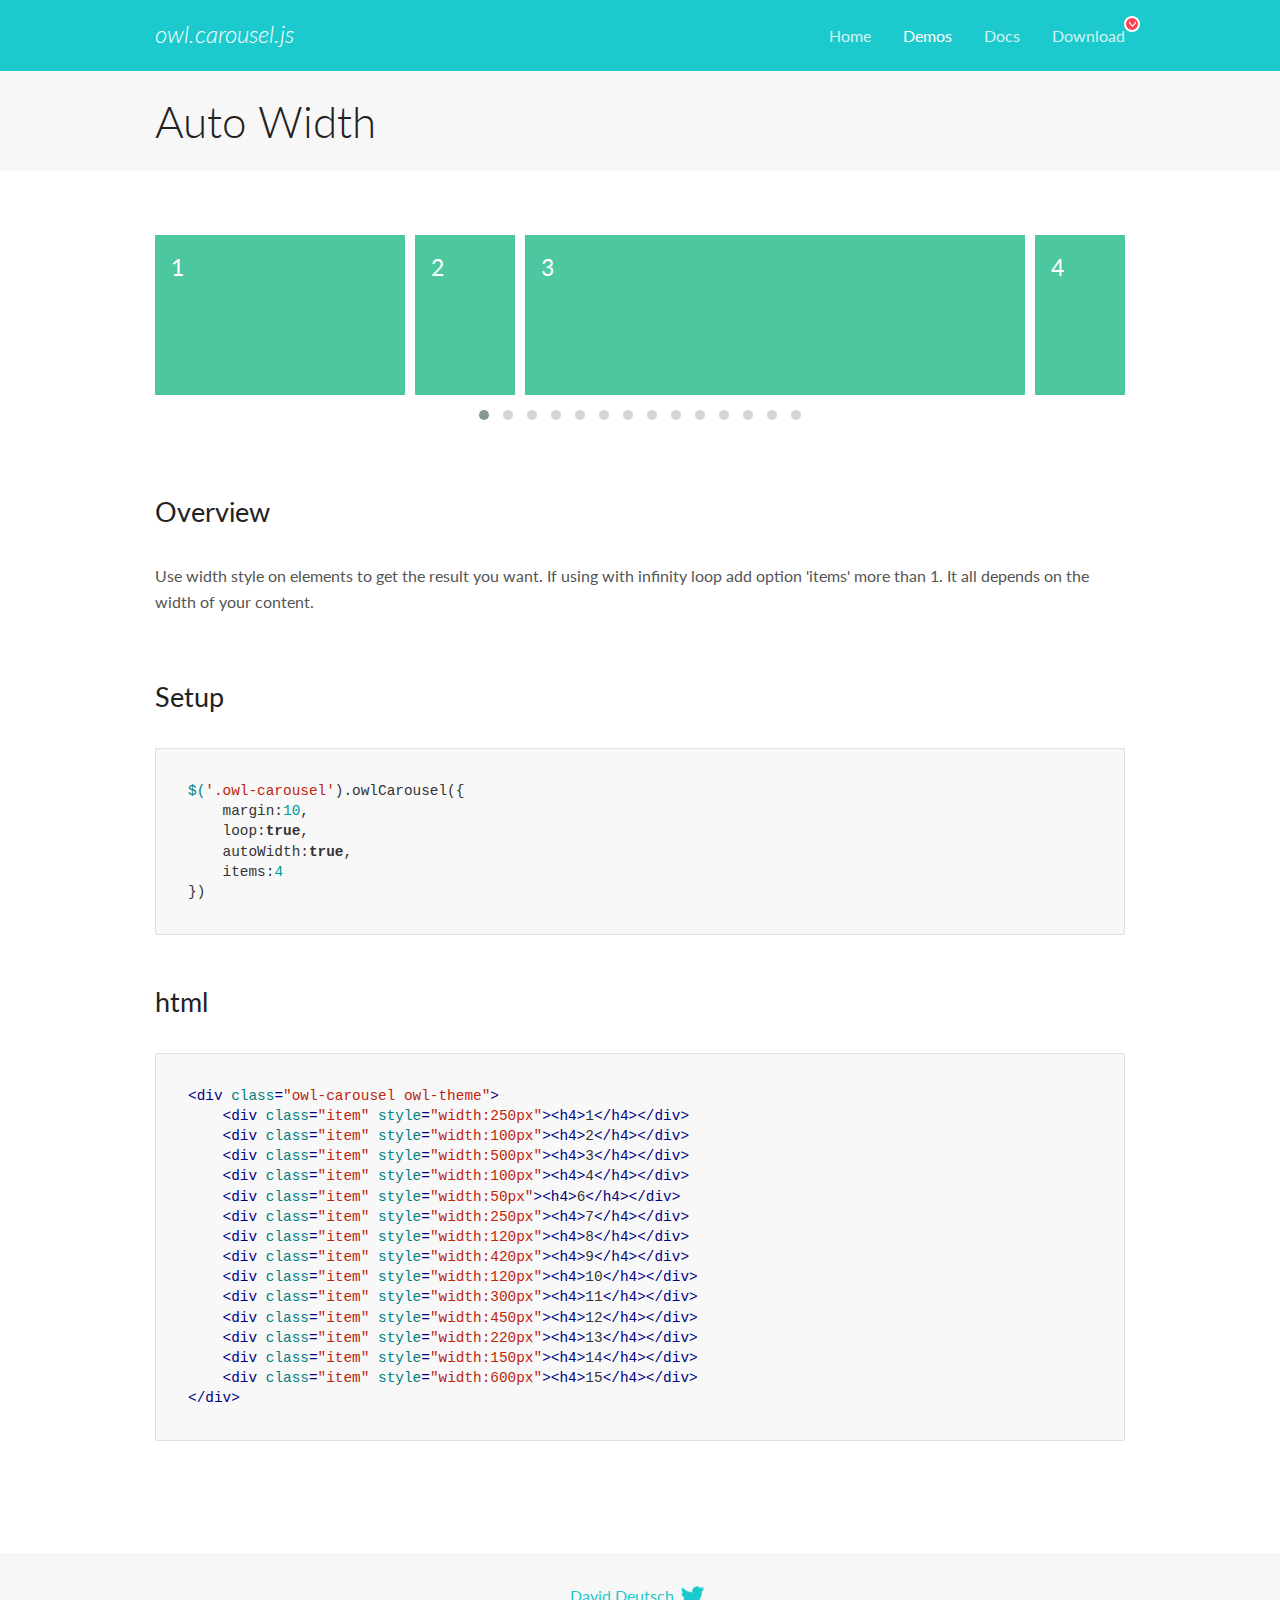
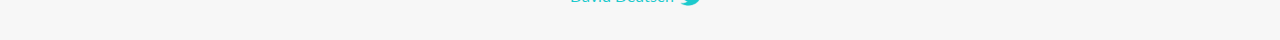
<file: CShop/CShop/Content/ow/docs/demos/autowidth.html>
<!DOCTYPE html>
<html lang="en">
  <head>

    <!-- head -->
    <meta charset="utf-8">
    <meta name="msapplication-tap-highlight" content="no" />
    <meta name="viewport" content="width=device-width, initial-scale=1.0" />
    <meta name="description" content="Auto Width">
    <meta name="author" content="David Deutsch">
    <title>
      Auto Width Demo | Owl Carousel | 2.3.4
    </title>

    <!-- Stylesheets -->
    <link href='https://fonts.googleapis.com/css?family=Lato:300,400,700,400italic,300italic' rel='stylesheet' type='text/css'>
    <link rel="stylesheet" href="../assets/css/docs.theme.min.css">

    <!-- Owl Stylesheets -->
    <link rel="stylesheet" href="../assets/owlcarousel/assets/owl.carousel.min.css">
    <link rel="stylesheet" href="../assets/owlcarousel/assets/owl.theme.default.min.css">

    <!-- HTML5 shim and Respond.js IE8 support of HTML5 elements and media queries -->

    <!--[if lt IE 9]>
      <script src="https://oss.maxcdn.com/libs/html5shiv/3.7.0/html5shiv.js"></script>
      <script src="https://oss.maxcdn.com/libs/respond.js/1.3.0/respond.min.js"></script>
    <![endif]-->

    <!-- Favicons -->
    <link rel="apple-touch-icon-precomposed" sizes="144x144" href="../assets/ico/apple-touch-icon-144-precomposed.png">
    <link rel="shortcut icon" href="../assets/ico/favicon.png">
    <link rel="shortcut icon" href="favicon.ico">

    <!-- Yeah i know js should not be in header. Its required for demos.-->

    <!-- javascript -->
    <script src="../assets/vendors/jquery.min.js"></script>
    <script src="../assets/owlcarousel/owl.carousel.js"></script>
  </head>
  <body>

    <!-- header -->
    <header class="header">
      <div class="row">
        <div class="large-12 columns">
          <div class="brand left">
            <h3>
              <a href="/OwlCarousel2/">owl.carousel.js</a> 
            </h3>
          </div>
          <a id="toggle-nav" class="right">
            <span></span> <span></span> <span></span> 
          </a> 
          <div class="nav-bar">
            <ul class="clearfix">
              <li> <a href="/OwlCarousel2/index.html">Home</a>  </li>
              <li class="active">
                <a href="/OwlCarousel2/demos/demos.html">Demos</a> 
              </li>
              <li> <a href="/OwlCarousel2/docs/started-welcome.html">Docs</a>  </li>
              <li>
                <a href="https://github.com/OwlCarousel2/OwlCarousel2/archive/2.3.4.zip">Download</a> 
                <span class="download"></span> 
              </li>
            </ul>
          </div>
        </div>
      </div>
    </header>

    <!-- title -->
    <section class="title">
      <div class="row">
        <div class="large-12 columns">
          <h1>Auto Width</h1>
        </div>
      </div>
    </section>

    <!--  Demos -->
    <section id="demos">
      <div class="row">
        <div class="large-12 columns">
          <div class="owl-carousel owl-theme">
            <div class="item" style="width:250px">
              <h4>1</h4>
            </div>
            <div class="item" style="width:100px">
              <h4>2</h4>
            </div>
            <div class="item" style="width:500px">
              <h4>3</h4>
            </div>
            <div class="item" style="width:100px">
              <h4>4</h4>
            </div>
            <div class="item" style="width:50px">
              <h4>6</h4>
            </div>
            <div class="item" style="width:250px">
              <h4>7</h4>
            </div>
            <div class="item" style="width:120px">
              <h4>8</h4>
            </div>
            <div class="item" style="width:420px">
              <h4>9</h4>
            </div>
            <div class="item" style="width:120px">
              <h4>10</h4>
            </div>
            <div class="item" style="width:300px">
              <h4>11</h4>
            </div>
            <div class="item" style="width:450px">
              <h4>12</h4>
            </div>
            <div class="item" style="width:220px">
              <h4>13</h4>
            </div>
            <div class="item" style="width:150px">
              <h4>14</h4>
            </div>
            <div class="item" style="width:600px">
              <h4>15</h4>
            </div>
          </div>
          <h3 id="overview">Overview</h3>
          <p>Use width style on elements to get the result you want. If using with infinity loop add option &#39;items&#39; more than 1. It all depends on the width of your content.</p>
          <h3 id="setup">Setup</h3>
          <pre><code>$(&#39;.owl-carousel&#39;).owlCarousel({
    margin:10,
    loop:true,
    autoWidth:true,
    items:4
})</code></pre>
          <h3 id="html">html</h3>
          <pre><code>&lt;div class=&quot;owl-carousel owl-theme&quot;&gt;
    &lt;div class=&quot;item&quot; style=&quot;width:250px&quot;&gt;&lt;h4&gt;1&lt;/h4&gt;&lt;/div&gt;
    &lt;div class=&quot;item&quot; style=&quot;width:100px&quot;&gt;&lt;h4&gt;2&lt;/h4&gt;&lt;/div&gt;
    &lt;div class=&quot;item&quot; style=&quot;width:500px&quot;&gt;&lt;h4&gt;3&lt;/h4&gt;&lt;/div&gt;
    &lt;div class=&quot;item&quot; style=&quot;width:100px&quot;&gt;&lt;h4&gt;4&lt;/h4&gt;&lt;/div&gt;
    &lt;div class=&quot;item&quot; style=&quot;width:50px&quot;&gt;&lt;h4&gt;6&lt;/h4&gt;&lt;/div&gt;
    &lt;div class=&quot;item&quot; style=&quot;width:250px&quot;&gt;&lt;h4&gt;7&lt;/h4&gt;&lt;/div&gt;
    &lt;div class=&quot;item&quot; style=&quot;width:120px&quot;&gt;&lt;h4&gt;8&lt;/h4&gt;&lt;/div&gt;
    &lt;div class=&quot;item&quot; style=&quot;width:420px&quot;&gt;&lt;h4&gt;9&lt;/h4&gt;&lt;/div&gt;
    &lt;div class=&quot;item&quot; style=&quot;width:120px&quot;&gt;&lt;h4&gt;10&lt;/h4&gt;&lt;/div&gt;
    &lt;div class=&quot;item&quot; style=&quot;width:300px&quot;&gt;&lt;h4&gt;11&lt;/h4&gt;&lt;/div&gt;
    &lt;div class=&quot;item&quot; style=&quot;width:450px&quot;&gt;&lt;h4&gt;12&lt;/h4&gt;&lt;/div&gt;
    &lt;div class=&quot;item&quot; style=&quot;width:220px&quot;&gt;&lt;h4&gt;13&lt;/h4&gt;&lt;/div&gt;
    &lt;div class=&quot;item&quot; style=&quot;width:150px&quot;&gt;&lt;h4&gt;14&lt;/h4&gt;&lt;/div&gt;
    &lt;div class=&quot;item&quot; style=&quot;width:600px&quot;&gt;&lt;h4&gt;15&lt;/h4&gt;&lt;/div&gt;
&lt;/div&gt;</code></pre>
          <script>
            $(document).ready(function() {
              $('.owl-carousel').owlCarousel({
                margin: 10,
                loop: true,
                autoWidth: true,
                items: 4
              })
            })
          </script>
        </div>
      </div>
    </section>

    <!-- footer -->
    <footer class="footer">
      <div class="row">
        <div class="large-12 columns">
          <h5>
            <a href="/OwlCarousel2/docs/support-contact.html">David Deutsch</a> 
            <a id="custom-tweet-button" href="https://twitter.com/share?url=https://github.com/OwlCarousel2/OwlCarousel2&text=Owl Carousel - This is so awesome! " target="_blank"></a> 
          </h5>
        </div>
      </div>
    </footer>

    <!-- vendors -->
    <script src="../assets/vendors/highlight.js"></script>
    <script src="../assets/js/app.js"></script>
  </body>
</html>
</file>
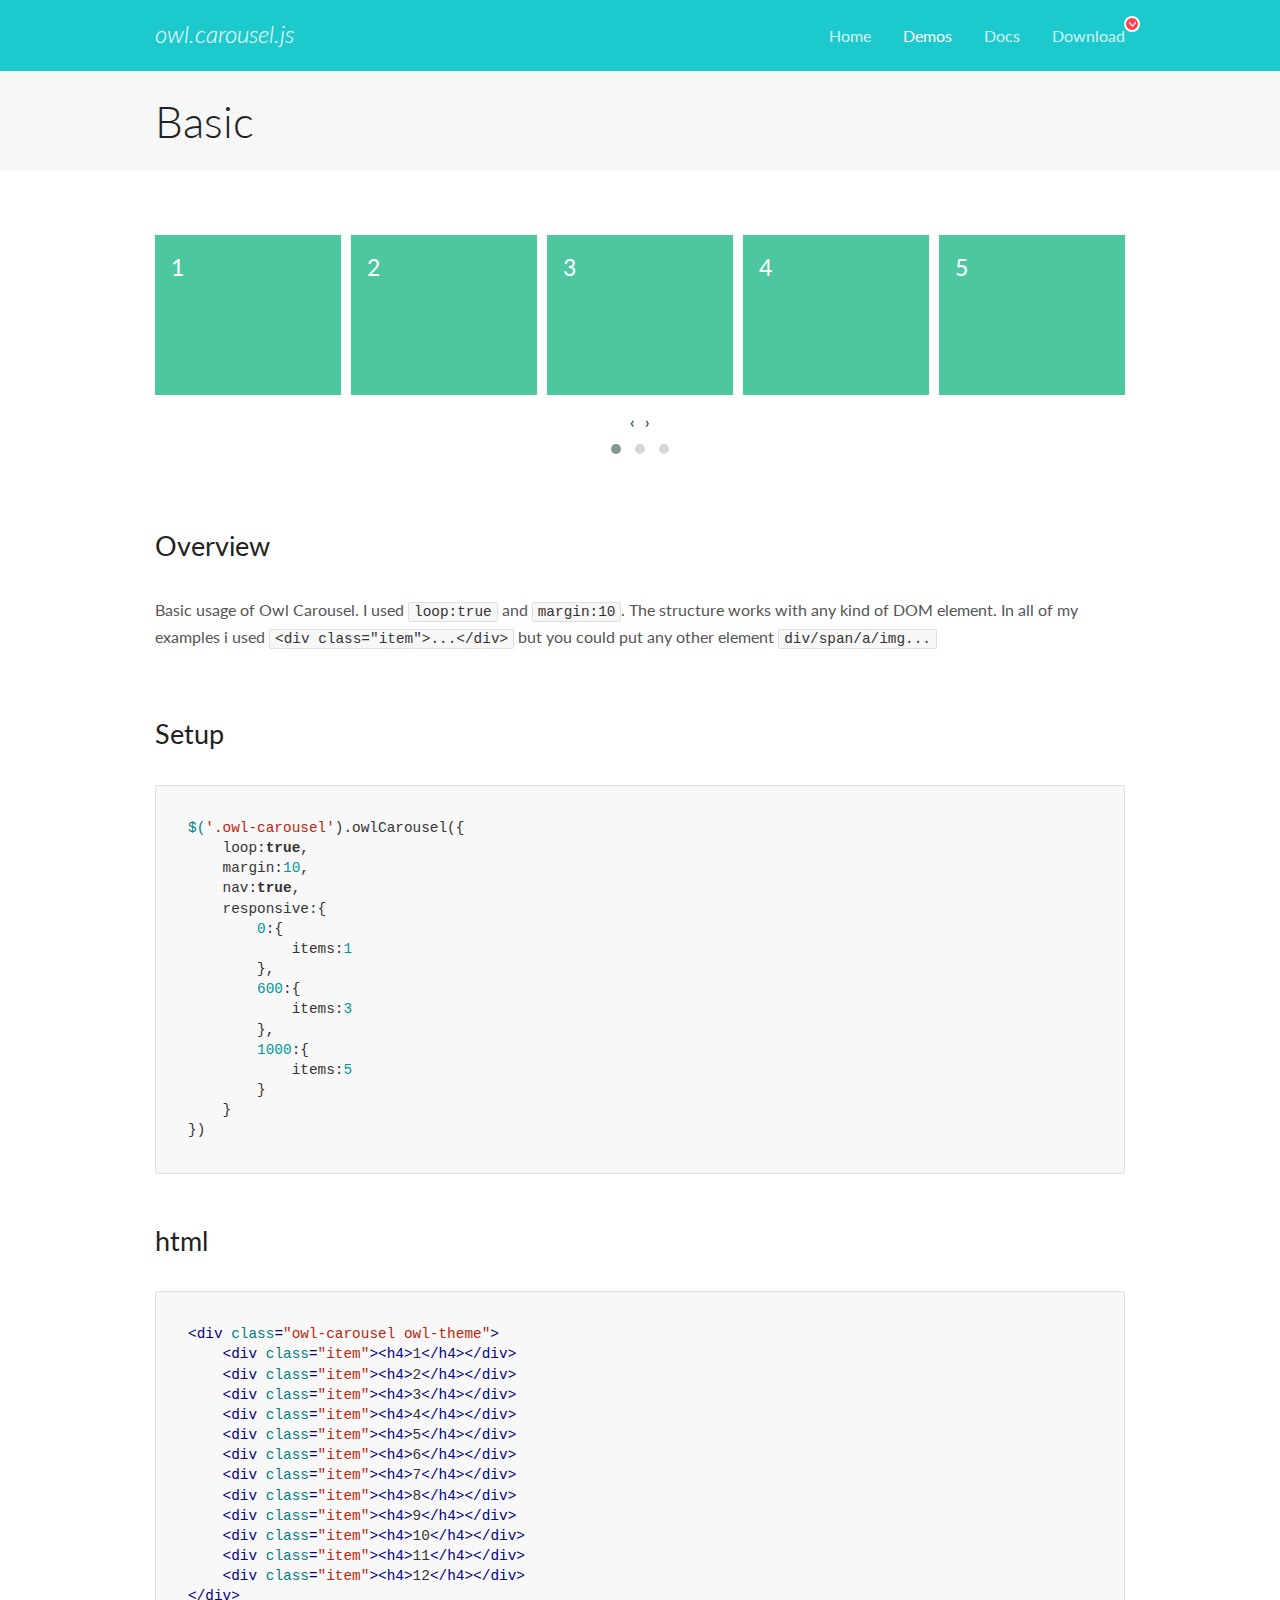
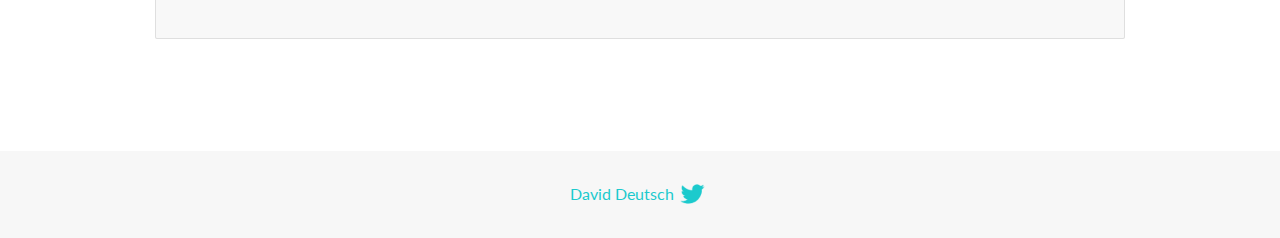
<file: CShop/CShop/Content/ow/docs/demos/basic.html>
<!DOCTYPE html>
<html lang="en">
  <head>

    <!-- head -->
    <meta charset="utf-8">
    <meta name="msapplication-tap-highlight" content="no" />
    <meta name="viewport" content="width=device-width, initial-scale=1.0" />
    <meta name="description" content="Basic usage demo">
    <meta name="author" content="David Deutsch">
    <title>
      Basic Demo | Owl Carousel | 2.3.4
    </title>

    <!-- Stylesheets -->
    <link href='https://fonts.googleapis.com/css?family=Lato:300,400,700,400italic,300italic' rel='stylesheet' type='text/css'>
    <link rel="stylesheet" href="../assets/css/docs.theme.min.css">

    <!-- Owl Stylesheets -->
    <link rel="stylesheet" href="../assets/owlcarousel/assets/owl.carousel.min.css">
    <link rel="stylesheet" href="../assets/owlcarousel/assets/owl.theme.default.min.css">

    <!-- HTML5 shim and Respond.js IE8 support of HTML5 elements and media queries -->

    <!--[if lt IE 9]>
      <script src="https://oss.maxcdn.com/libs/html5shiv/3.7.0/html5shiv.js"></script>
      <script src="https://oss.maxcdn.com/libs/respond.js/1.3.0/respond.min.js"></script>
    <![endif]-->

    <!-- Favicons -->
    <link rel="apple-touch-icon-precomposed" sizes="144x144" href="../assets/ico/apple-touch-icon-144-precomposed.png">
    <link rel="shortcut icon" href="../assets/ico/favicon.png">
    <link rel="shortcut icon" href="favicon.ico">

    <!-- Yeah i know js should not be in header. Its required for demos.-->

    <!-- javascript -->
    <script src="../assets/vendors/jquery.min.js"></script>
    <script src="../assets/owlcarousel/owl.carousel.js"></script>
  </head>
  <body>

    <!-- header -->
    <header class="header">
      <div class="row">
        <div class="large-12 columns">
          <div class="brand left">
            <h3>
              <a href="/OwlCarousel2/">owl.carousel.js</a> 
            </h3>
          </div>
          <a id="toggle-nav" class="right">
            <span></span> <span></span> <span></span> 
          </a> 
          <div class="nav-bar">
            <ul class="clearfix">
              <li> <a href="/OwlCarousel2/index.html">Home</a>  </li>
              <li class="active">
                <a href="/OwlCarousel2/demos/demos.html">Demos</a> 
              </li>
              <li> <a href="/OwlCarousel2/docs/started-welcome.html">Docs</a>  </li>
              <li>
                <a href="https://github.com/OwlCarousel2/OwlCarousel2/archive/2.3.4.zip">Download</a> 
                <span class="download"></span> 
              </li>
            </ul>
          </div>
        </div>
      </div>
    </header>

    <!-- title -->
    <section class="title">
      <div class="row">
        <div class="large-12 columns">
          <h1>Basic</h1>
        </div>
      </div>
    </section>

    <!--  Demos -->
    <section id="demos">
      <div class="row">
        <div class="large-12 columns">
          <div class="owl-carousel owl-theme">
            <div class="item">
              <h4>1</h4>
            </div>
            <div class="item">
              <h4>2</h4>
            </div>
            <div class="item">
              <h4>3</h4>
            </div>
            <div class="item">
              <h4>4</h4>
            </div>
            <div class="item">
              <h4>5</h4>
            </div>
            <div class="item">
              <h4>6</h4>
            </div>
            <div class="item">
              <h4>7</h4>
            </div>
            <div class="item">
              <h4>8</h4>
            </div>
            <div class="item">
              <h4>9</h4>
            </div>
            <div class="item">
              <h4>10</h4>
            </div>
            <div class="item">
              <h4>11</h4>
            </div>
            <div class="item">
              <h4>12</h4>
            </div>
          </div>
          <h3 id="overview">Overview</h3>
          <p>Basic usage of Owl Carousel. I used <code>loop:true</code> and <code>margin:10</code>. The structure works with any kind of DOM element. In all of my examples i used <code>&lt;div class=&quot;item&quot;&gt;...&lt;/div&gt;</code> but you could
            put any other element <code>div/span/a/img...</code></p>
          <h3 id="setup">Setup</h3>
          <pre><code>$(&#39;.owl-carousel&#39;).owlCarousel({
    loop:true,
    margin:10,
    nav:true,
    responsive:{
        0:{
            items:1
        },
        600:{
            items:3
        },
        1000:{
            items:5
        }
    }
})</code></pre>
          <h3 id="html">html</h3>
          <pre><code>&lt;div class=&quot;owl-carousel owl-theme&quot;&gt;
    &lt;div class=&quot;item&quot;&gt;&lt;h4&gt;1&lt;/h4&gt;&lt;/div&gt;
    &lt;div class=&quot;item&quot;&gt;&lt;h4&gt;2&lt;/h4&gt;&lt;/div&gt;
    &lt;div class=&quot;item&quot;&gt;&lt;h4&gt;3&lt;/h4&gt;&lt;/div&gt;
    &lt;div class=&quot;item&quot;&gt;&lt;h4&gt;4&lt;/h4&gt;&lt;/div&gt;
    &lt;div class=&quot;item&quot;&gt;&lt;h4&gt;5&lt;/h4&gt;&lt;/div&gt;
    &lt;div class=&quot;item&quot;&gt;&lt;h4&gt;6&lt;/h4&gt;&lt;/div&gt;
    &lt;div class=&quot;item&quot;&gt;&lt;h4&gt;7&lt;/h4&gt;&lt;/div&gt;
    &lt;div class=&quot;item&quot;&gt;&lt;h4&gt;8&lt;/h4&gt;&lt;/div&gt;
    &lt;div class=&quot;item&quot;&gt;&lt;h4&gt;9&lt;/h4&gt;&lt;/div&gt;
    &lt;div class=&quot;item&quot;&gt;&lt;h4&gt;10&lt;/h4&gt;&lt;/div&gt;
    &lt;div class=&quot;item&quot;&gt;&lt;h4&gt;11&lt;/h4&gt;&lt;/div&gt;
    &lt;div class=&quot;item&quot;&gt;&lt;h4&gt;12&lt;/h4&gt;&lt;/div&gt;
&lt;/div&gt;</code></pre>
          <script>
            $(document).ready(function() {
              var owl = $('.owl-carousel');
              owl.owlCarousel({
                margin: 10,
                nav: true,
                loop: true,
                responsive: {
                  0: {
                    items: 1
                  },
                  600: {
                    items: 3
                  },
                  1000: {
                    items: 5
                  }
                }
              })
            })
          </script>
        </div>
      </div>
    </section>

    <!-- footer -->
    <footer class="footer">
      <div class="row">
        <div class="large-12 columns">
          <h5>
            <a href="/OwlCarousel2/docs/support-contact.html">David Deutsch</a> 
            <a id="custom-tweet-button" href="https://twitter.com/share?url=https://github.com/OwlCarousel2/OwlCarousel2&text=Owl Carousel - This is so awesome! " target="_blank"></a> 
          </h5>
        </div>
      </div>
    </footer>

    <!-- vendors -->
    <script src="../assets/vendors/highlight.js"></script>
    <script src="../assets/js/app.js"></script>
  </body>
</html>
</file>
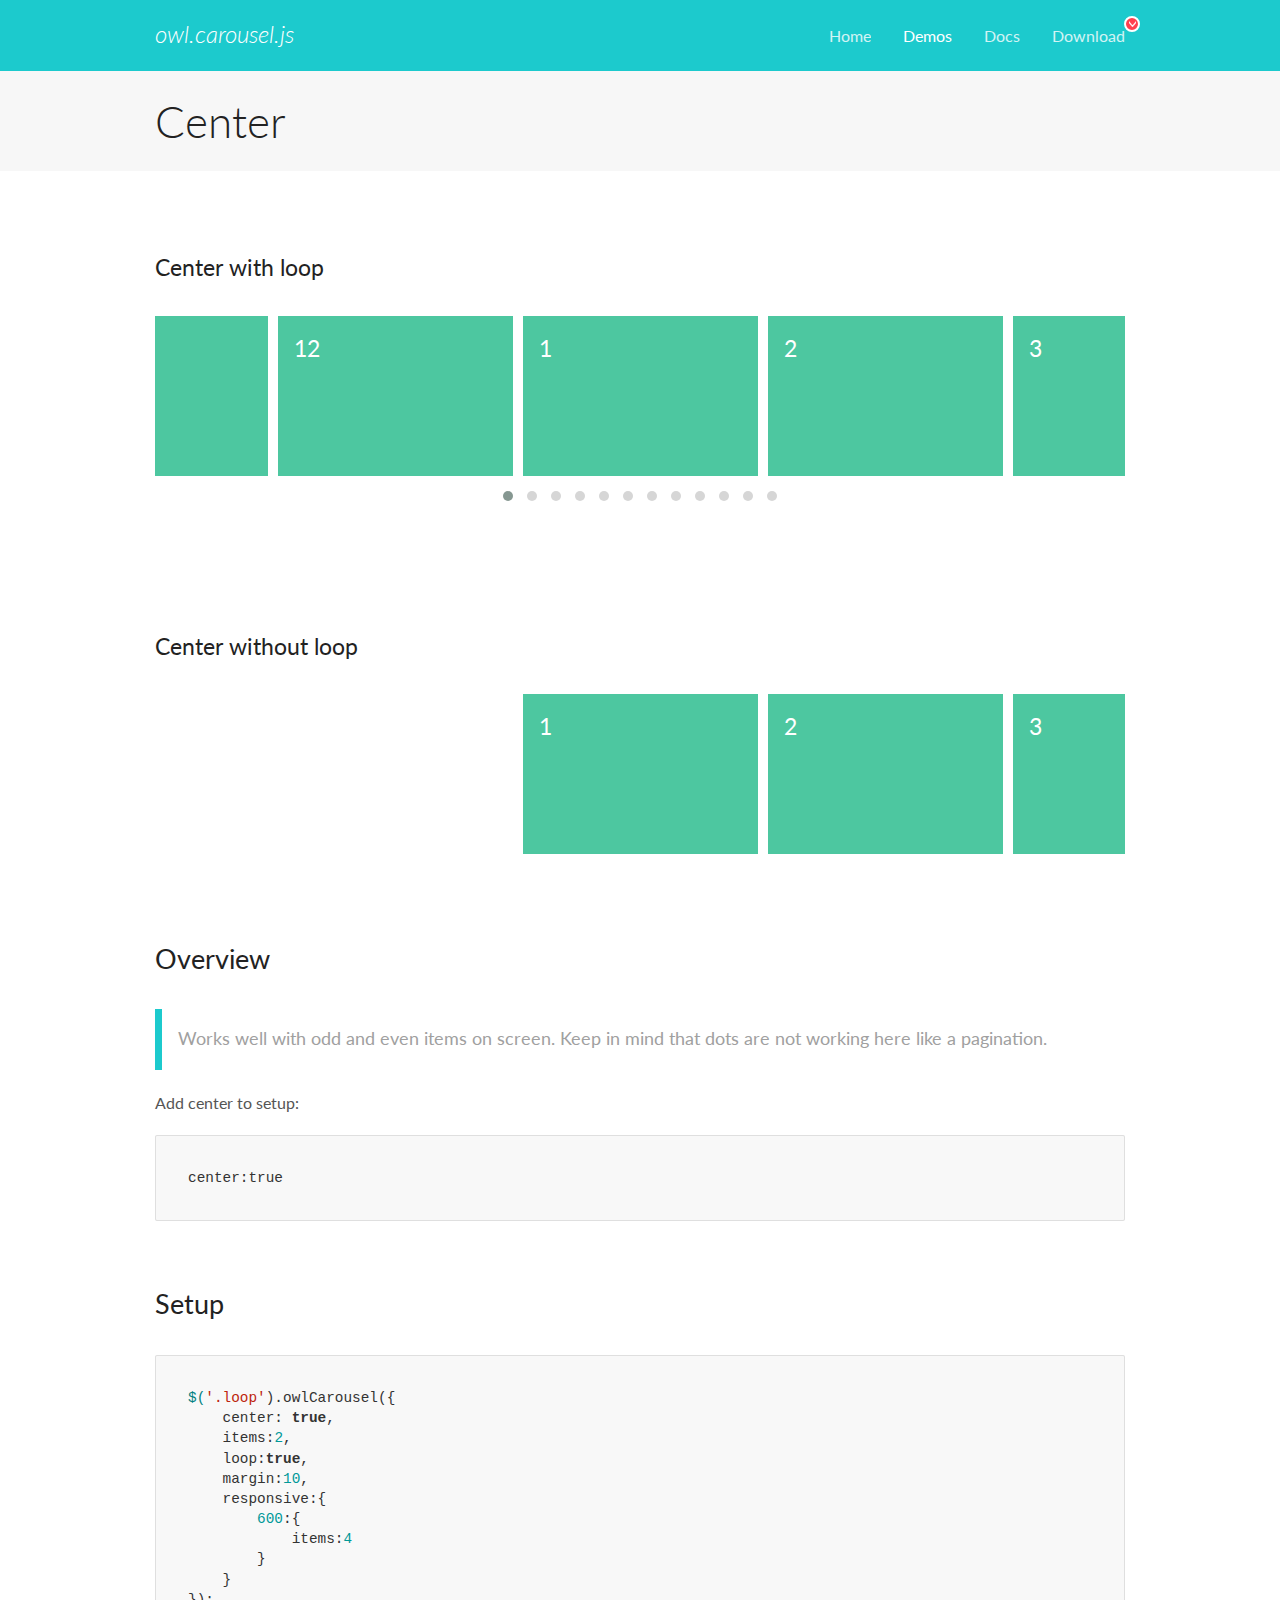
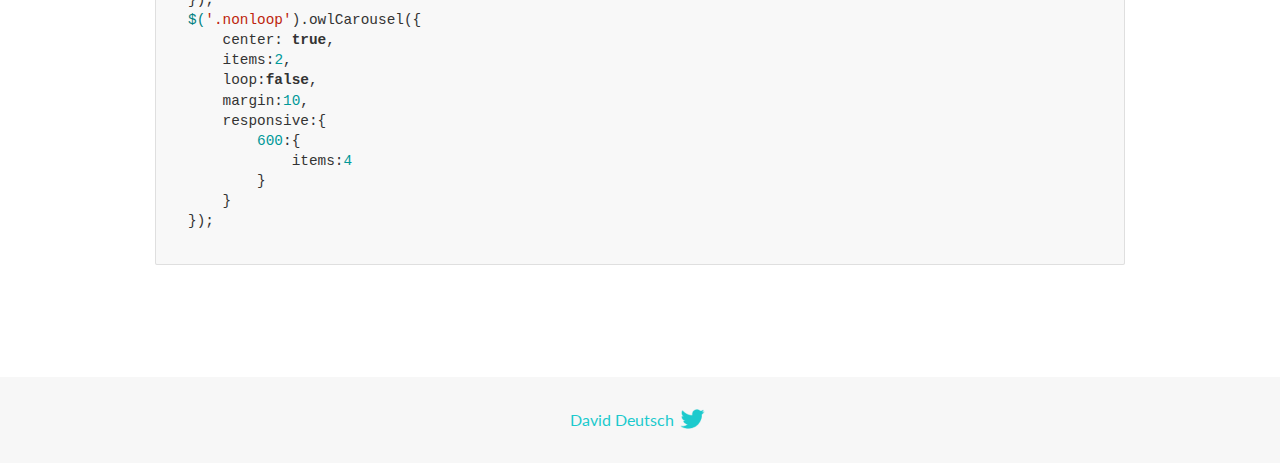
<file: CShop/CShop/Content/ow/docs/demos/center.html>
<!DOCTYPE html>
<html lang="en">
  <head>

    <!-- head -->
    <meta charset="utf-8">
    <meta name="msapplication-tap-highlight" content="no" />
    <meta name="viewport" content="width=device-width, initial-scale=1.0" />
    <meta name="description" content="Center carousel">
    <meta name="author" content="David Deutsch">
    <title>
      Center Demo | Owl Carousel | 2.3.4
    </title>

    <!-- Stylesheets -->
    <link href='https://fonts.googleapis.com/css?family=Lato:300,400,700,400italic,300italic' rel='stylesheet' type='text/css'>
    <link rel="stylesheet" href="../assets/css/docs.theme.min.css">

    <!-- Owl Stylesheets -->
    <link rel="stylesheet" href="../assets/owlcarousel/assets/owl.carousel.min.css">
    <link rel="stylesheet" href="../assets/owlcarousel/assets/owl.theme.default.min.css">

    <!-- HTML5 shim and Respond.js IE8 support of HTML5 elements and media queries -->

    <!--[if lt IE 9]>
      <script src="https://oss.maxcdn.com/libs/html5shiv/3.7.0/html5shiv.js"></script>
      <script src="https://oss.maxcdn.com/libs/respond.js/1.3.0/respond.min.js"></script>
    <![endif]-->

    <!-- Favicons -->
    <link rel="apple-touch-icon-precomposed" sizes="144x144" href="../assets/ico/apple-touch-icon-144-precomposed.png">
    <link rel="shortcut icon" href="../assets/ico/favicon.png">
    <link rel="shortcut icon" href="favicon.ico">

    <!-- Yeah i know js should not be in header. Its required for demos.-->

    <!-- javascript -->
    <script src="../assets/vendors/jquery.min.js"></script>
    <script src="../assets/owlcarousel/owl.carousel.js"></script>
  </head>
  <body>

    <!-- header -->
    <header class="header">
      <div class="row">
        <div class="large-12 columns">
          <div class="brand left">
            <h3>
              <a href="/OwlCarousel2/">owl.carousel.js</a> 
            </h3>
          </div>
          <a id="toggle-nav" class="right">
            <span></span> <span></span> <span></span> 
          </a> 
          <div class="nav-bar">
            <ul class="clearfix">
              <li> <a href="/OwlCarousel2/index.html">Home</a>  </li>
              <li class="active">
                <a href="/OwlCarousel2/demos/demos.html">Demos</a> 
              </li>
              <li> <a href="/OwlCarousel2/docs/started-welcome.html">Docs</a>  </li>
              <li>
                <a href="https://github.com/OwlCarousel2/OwlCarousel2/archive/2.3.4.zip">Download</a> 
                <span class="download"></span> 
              </li>
            </ul>
          </div>
        </div>
      </div>
    </header>

    <!-- title -->
    <section class="title">
      <div class="row">
        <div class="large-12 columns">
          <h1>Center</h1>
        </div>
      </div>
    </section>

    <!--  Demos -->
    <section id="demos">
      <div class="row">
        <div class="large-12 columns">
          <h4 id="center-with-loop">Center with loop</h4>
          <div class="loop owl-carousel owl-theme">
            <div class="item">
              <h4>1</h4>
            </div>
            <div class="item">
              <h4>2</h4>
            </div>
            <div class="item">
              <h4>3</h4>
            </div>
            <div class="item">
              <h4>4</h4>
            </div>
            <div class="item">
              <h4>5</h4>
            </div>
            <div class="item">
              <h4>6</h4>
            </div>
            <div class="item">
              <h4>7</h4>
            </div>
            <div class="item">
              <h4>8</h4>
            </div>
            <div class="item">
              <h4>9</h4>
            </div>
            <div class="item">
              <h4>10</h4>
            </div>
            <div class="item">
              <h4>11</h4>
            </div>
            <div class="item">
              <h4>12</h4>
            </div>
          </div>
          <br>
          <h4 id="center-without-loop">Center without loop</h4>
          <div class="nonloop owl-carousel">
            <div class="item">
              <h4>1</h4>
            </div>
            <div class="item">
              <h4>2</h4>
            </div>
            <div class="item">
              <h4>3</h4>
            </div>
            <div class="item">
              <h4>4</h4>
            </div>
            <div class="item">
              <h4>5</h4>
            </div>
            <div class="item">
              <h4>6</h4>
            </div>
            <div class="item">
              <h4>7</h4>
            </div>
            <div class="item">
              <h4>8</h4>
            </div>
            <div class="item">
              <h4>9</h4>
            </div>
            <div class="item">
              <h4>10</h4>
            </div>
            <div class="item">
              <h4>11</h4>
            </div>
            <div class="item">
              <h4>12</h4>
            </div>
          </div>
          <h3 id="overview">Overview</h3>
          <blockquote>
            <p>Works well with odd and even items on screen. Keep in mind that dots are not working here like a pagination.</p>
          </blockquote>
          <p>Add center to setup:</p>
          <pre><code>center:true</code></pre>
          <h3 id="setup">Setup</h3>
          <pre><code>$(&#39;.loop&#39;).owlCarousel({
    center: true,
    items:2,
    loop:true,
    margin:10,
    responsive:{
        600:{
            items:4
        }
    }
});
$(&#39;.nonloop&#39;).owlCarousel({
    center: true,
    items:2,
    loop:false,
    margin:10,
    responsive:{
        600:{
            items:4
        }
    }
});</code></pre>
          <script>
            jQuery(document).ready(function($) {
              $('.loop').owlCarousel({
                center: true,
                items: 2,
                loop: true,
                margin: 10,
                responsive: {
                  600: {
                    items: 4
                  }
                }
              });
              $('.nonloop').owlCarousel({
                center: true,
                items: 2,
                loop: false,
                margin: 10,
                responsive: {
                  600: {
                    items: 4
                  }
                }
              });
            });
          </script>
        </div>
      </div>
    </section>

    <!-- footer -->
    <footer class="footer">
      <div class="row">
        <div class="large-12 columns">
          <h5>
            <a href="/OwlCarousel2/docs/support-contact.html">David Deutsch</a> 
            <a id="custom-tweet-button" href="https://twitter.com/share?url=https://github.com/OwlCarousel2/OwlCarousel2&text=Owl Carousel - This is so awesome! " target="_blank"></a> 
          </h5>
        </div>
      </div>
    </footer>

    <!-- vendors -->
    <script src="../assets/vendors/highlight.js"></script>
    <script src="../assets/js/app.js"></script>
  </body>
</html>
</file>
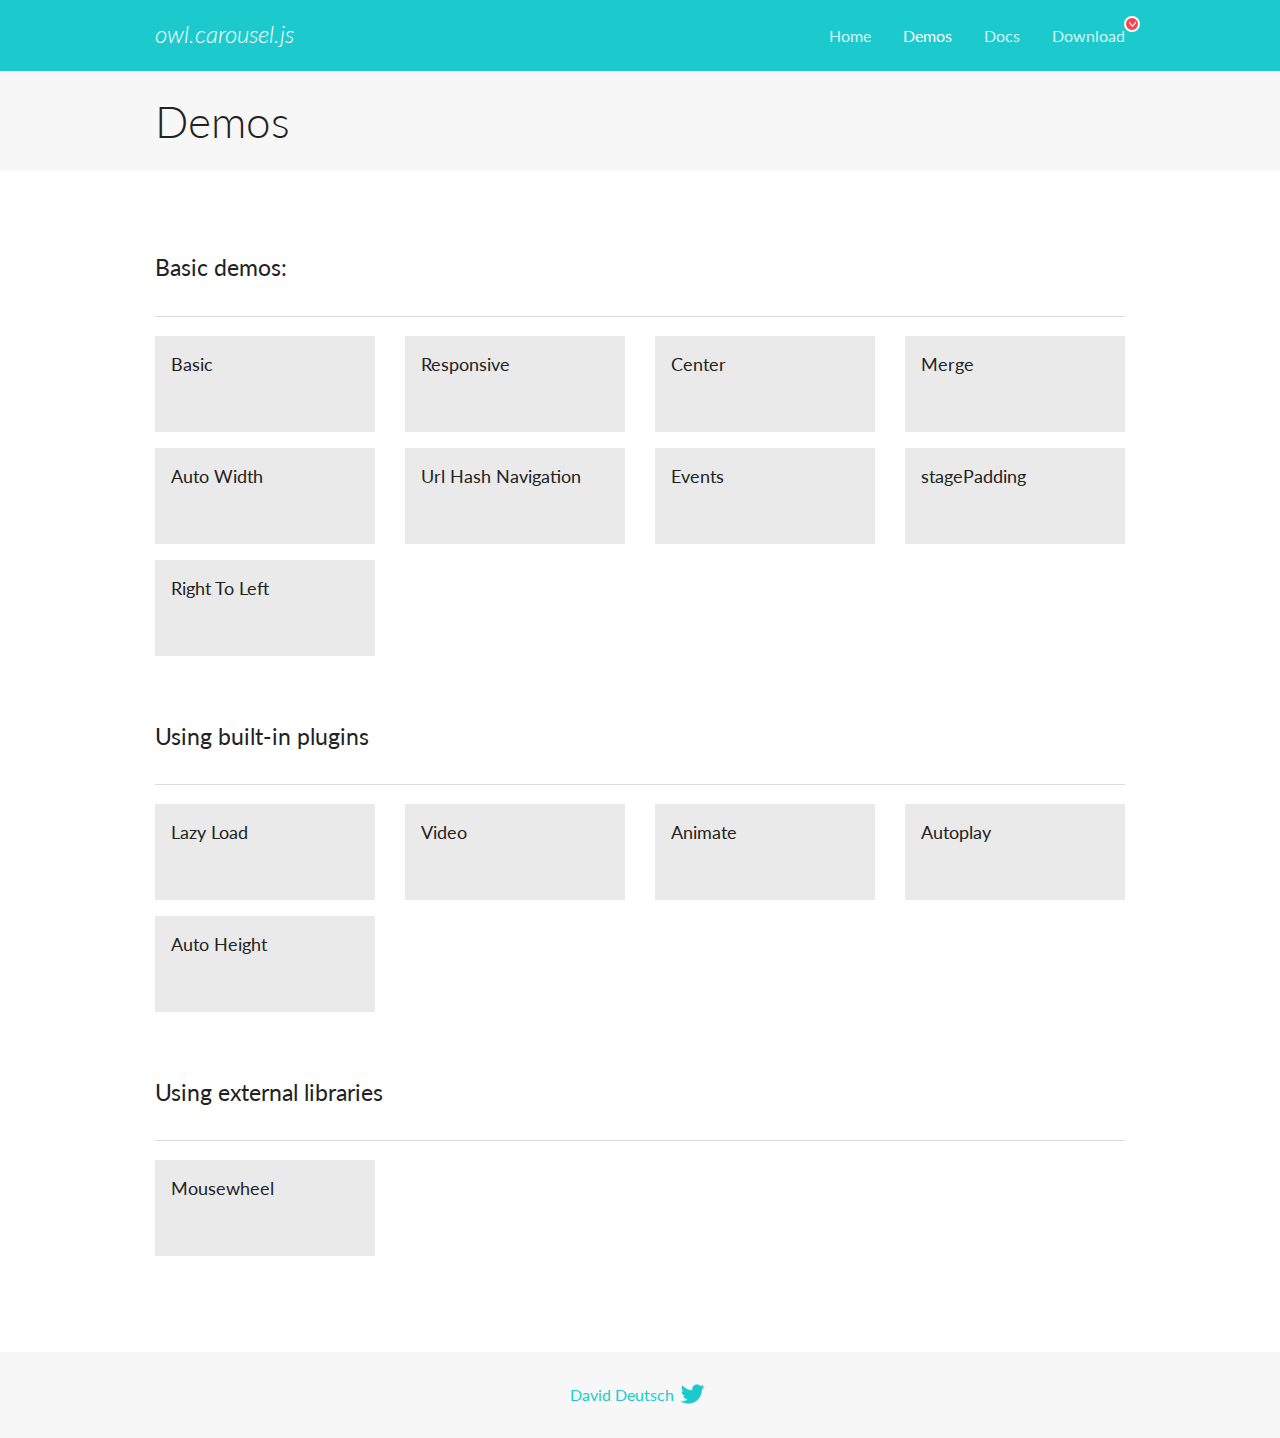
<file: CShop/CShop/Content/ow/docs/demos/demos.html>
<!DOCTYPE html>
<html lang="en">
  <head>

    <!-- head -->
    <meta charset="utf-8">
    <meta name="msapplication-tap-highlight" content="no" />
    <meta name="viewport" content="width=device-width, initial-scale=1.0" />
    <meta name="description" content="A list of Owl Carousel examples.">
    <meta name="author" content="David Deutsch">
    <title>
      Demos | Owl Carousel | 2.3.4
    </title>

    <!-- Stylesheets -->
    <link href='https://fonts.googleapis.com/css?family=Lato:300,400,700,400italic,300italic' rel='stylesheet' type='text/css'>
    <link rel="stylesheet" href="../assets/css/docs.theme.min.css">

    <!-- Owl Stylesheets -->
    <link rel="stylesheet" href="../assets/owlcarousel/assets/owl.carousel.min.css">
    <link rel="stylesheet" href="../assets/owlcarousel/assets/owl.theme.default.min.css">

    <!-- HTML5 shim and Respond.js IE8 support of HTML5 elements and media queries -->

    <!--[if lt IE 9]>
      <script src="https://oss.maxcdn.com/libs/html5shiv/3.7.0/html5shiv.js"></script>
      <script src="https://oss.maxcdn.com/libs/respond.js/1.3.0/respond.min.js"></script>
    <![endif]-->

    <!-- Favicons -->
    <link rel="apple-touch-icon-precomposed" sizes="144x144" href="../assets/ico/apple-touch-icon-144-precomposed.png">
    <link rel="shortcut icon" href="../assets/ico/favicon.png">
    <link rel="shortcut icon" href="favicon.ico">

    <!-- Yeah i know js should not be in header. Its required for demos.-->

    <!-- javascript -->
    <script src="../assets/vendors/jquery.min.js"></script>
    <script src="../assets/owlcarousel/owl.carousel.js"></script>
  </head>
  <body>

    <!-- header -->
    <header class="header">
      <div class="row">
        <div class="large-12 columns">
          <div class="brand left">
            <h3>
              <a href="/OwlCarousel2/">owl.carousel.js</a> 
            </h3>
          </div>
          <a id="toggle-nav" class="right">
            <span></span> <span></span> <span></span> 
          </a> 
          <div class="nav-bar">
            <ul class="clearfix">
              <li> <a href="/OwlCarousel2/index.html">Home</a>  </li>
              <li class="active">
                <a href="/OwlCarousel2/demos/demos.html">Demos</a> 
              </li>
              <li> <a href="/OwlCarousel2/docs/started-welcome.html">Docs</a>  </li>
              <li>
                <a href="https://github.com/OwlCarousel2/OwlCarousel2/archive/2.3.4.zip">Download</a> 
                <span class="download"></span> 
              </li>
            </ul>
          </div>
        </div>
      </div>
    </header>

    <!-- title -->
    <section class="title">
      <div class="row">
        <div class="large-12 columns">
          <h1>Demos</h1>
        </div>
      </div>
    </section>

    <!--  Demos -->
    <section id="demos">
      <div class="row">
        <div class="large-12 columns">
          <h4 id="basic-demos-">Basic demos:</h4>
          <hr>
          <div class="demo-list">
            <div class="row">
              <div class="small-6 medium-4 large-3 columns">
                <a href="basic.html" class="demo-block">
                  <h5>Basic </h5>
                </a> 
              </div>
              <div class="small-6 medium-4 large-3 columns">
                <a href="responsive.html" class="demo-block">
                  <h5>Responsive </h5>
                </a> 
              </div>
              <div class="small-6 medium-4 large-3 columns">
                <a href="center.html" class="demo-block">
                  <h5>Center </h5>
                </a> 
              </div>
              <div class="small-6 medium-4 large-3 columns">
                <a href="merge.html" class="demo-block">
                  <h5>Merge </h5>
                </a> 
              </div>
              <div class="small-6 medium-4 large-3 columns">
                <a href="autowidth.html" class="demo-block">
                  <h5>Auto Width </h5>
                </a> 
              </div>
              <div class="small-6 medium-4 large-3 columns">
                <a href="urlhashnav.html" class="demo-block">
                  <h5>Url Hash Navigation </h5>
                </a> 
              </div>
              <div class="small-6 medium-4 large-3 columns">
                <a href="events.html" class="demo-block">
                  <h5>Events </h5>
                </a> 
              </div>
              <div class="small-6 medium-4 large-3 columns">
                <a href="stagepadding.html" class="demo-block">
                  <h5>stagePadding </h5>
                </a> 
              </div>
              <div class="small-6 medium-4 large-3 columns">
                <a href="rtl.html" class="demo-block">
                  <h5>Right To Left </h5>
                </a> 
              </div>
            </div>
          </div>
          <h4 id="using-built-in-plugins">Using built-in plugins</h4>
          <hr>
          <div class="demo-list">
            <div class="row">
              <div class="small-6 medium-4 large-3 columns">
                <a href="lazyLoad.html" class="demo-block">
                  <h5>Lazy Load </h5>
                </a> 
              </div>
              <div class="small-6 medium-4 large-3 columns">
                <a href="video.html" class="demo-block">
                  <h5>Video </h5>
                </a> 
              </div>
              <div class="small-6 medium-4 large-3 columns">
                <a href="animate.html" class="demo-block">
                  <h5>Animate </h5>
                </a> 
              </div>
              <div class="small-6 medium-4 large-3 columns">
                <a href="autoplay.html" class="demo-block">
                  <h5>Autoplay </h5>
                </a> 
              </div>
              <div class="small-6 medium-4 large-3 columns">
                <a href="autoheight.html" class="demo-block">
                  <h5>Auto Height </h5>
                </a> 
              </div>
            </div>
          </div>
          <h4 id="using-external-libraries">Using external libraries</h4>
          <hr>
          <div class="demo-list">
            <div class="row">
              <div class="small-6 medium-4 large-3 columns">
                <a href="mousewheel.html" class="demo-block">
                  <h5>Mousewheel </h5>
                </a> 
              </div>
            </div>
          </div>
        </div>
      </div>
    </section>

    <!-- footer -->
    <footer class="footer">
      <div class="row">
        <div class="large-12 columns">
          <h5>
            <a href="/OwlCarousel2/docs/support-contact.html">David Deutsch</a> 
            <a id="custom-tweet-button" href="https://twitter.com/share?url=https://github.com/OwlCarousel2/OwlCarousel2&text=Owl Carousel - This is so awesome! " target="_blank"></a> 
          </h5>
        </div>
      </div>
    </footer>

    <!-- vendors -->
    <script src="../assets/vendors/highlight.js"></script>
    <script src="../assets/js/app.js"></script>
  </body>
</html>
</file>
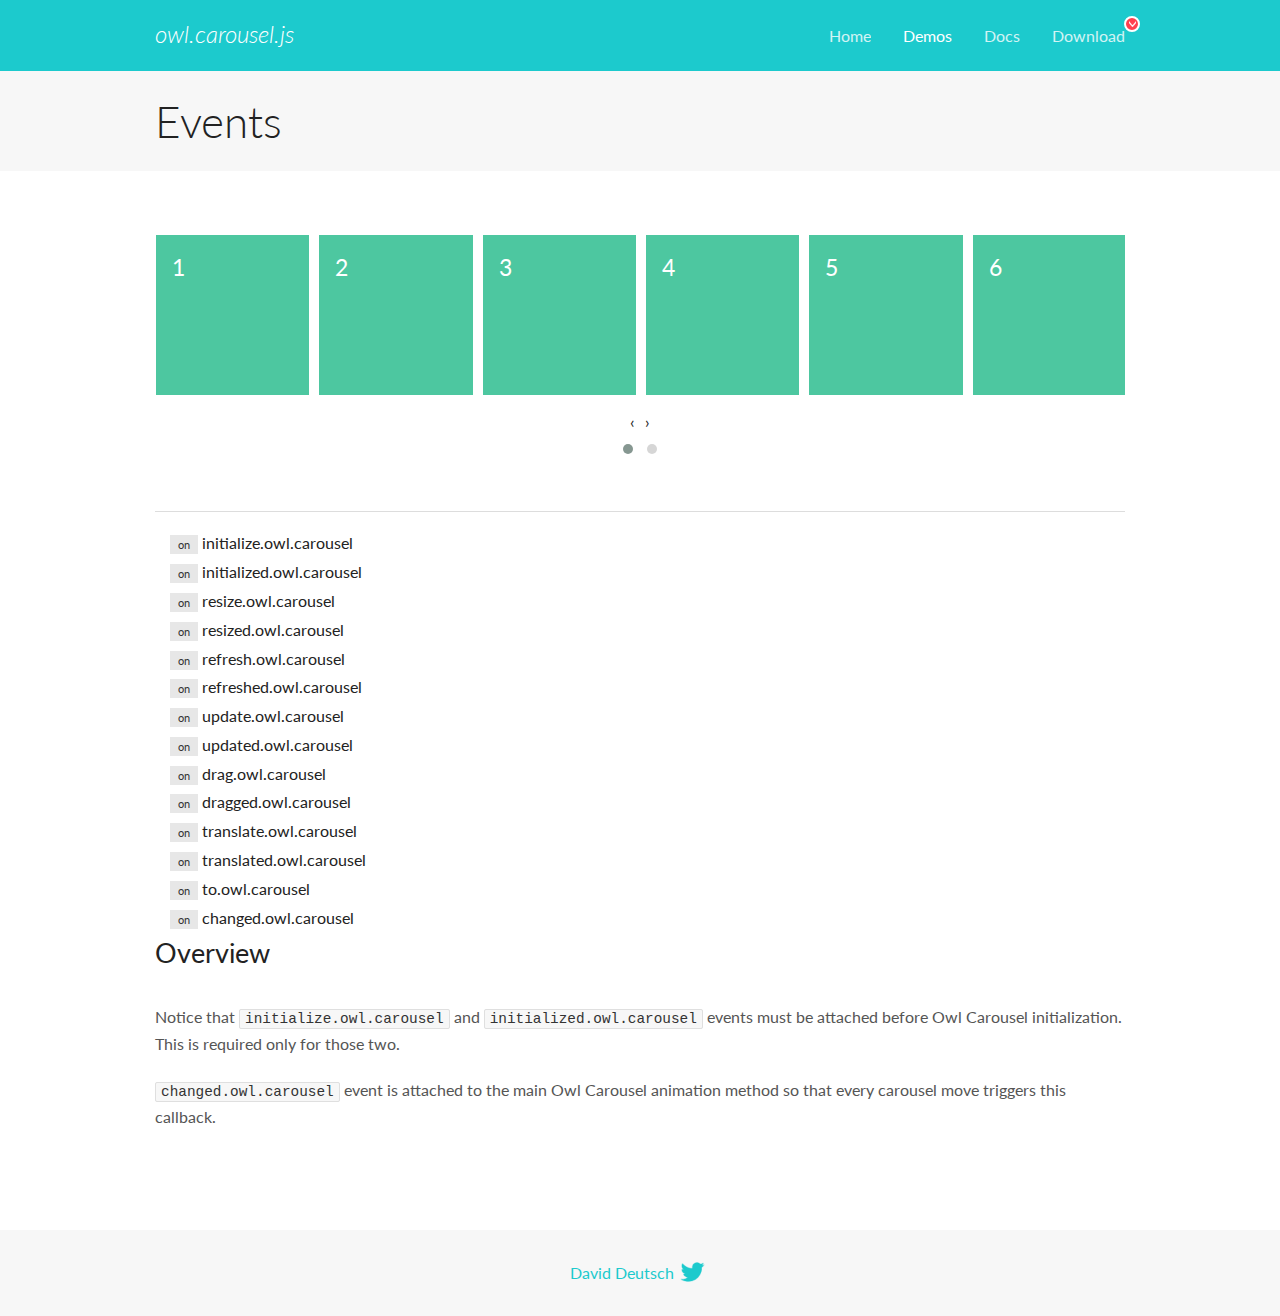
<file: CShop/CShop/Content/ow/docs/demos/events.html>
<!DOCTYPE html>
<html lang="en">
  <head>

    <!-- head -->
    <meta charset="utf-8">
    <meta name="msapplication-tap-highlight" content="no" />
    <meta name="viewport" content="width=device-width, initial-scale=1.0" />
    <meta name="description" content="Events usage demo">
    <meta name="author" content="David Deutsch">
    <title>
      Events Demo | Owl Carousel | 2.3.4
    </title>

    <!-- Stylesheets -->
    <link href='https://fonts.googleapis.com/css?family=Lato:300,400,700,400italic,300italic' rel='stylesheet' type='text/css'>
    <link rel="stylesheet" href="../assets/css/docs.theme.min.css">

    <!-- Owl Stylesheets -->
    <link rel="stylesheet" href="../assets/owlcarousel/assets/owl.carousel.min.css">
    <link rel="stylesheet" href="../assets/owlcarousel/assets/owl.theme.default.min.css">

    <!-- HTML5 shim and Respond.js IE8 support of HTML5 elements and media queries -->

    <!--[if lt IE 9]>
      <script src="https://oss.maxcdn.com/libs/html5shiv/3.7.0/html5shiv.js"></script>
      <script src="https://oss.maxcdn.com/libs/respond.js/1.3.0/respond.min.js"></script>
    <![endif]-->

    <!-- Favicons -->
    <link rel="apple-touch-icon-precomposed" sizes="144x144" href="../assets/ico/apple-touch-icon-144-precomposed.png">
    <link rel="shortcut icon" href="../assets/ico/favicon.png">
    <link rel="shortcut icon" href="favicon.ico">

    <!-- Yeah i know js should not be in header. Its required for demos.-->

    <!-- javascript -->
    <script src="../assets/vendors/jquery.min.js"></script>
    <script src="../assets/owlcarousel/owl.carousel.js"></script>
  </head>
  <body>

    <!-- header -->
    <header class="header">
      <div class="row">
        <div class="large-12 columns">
          <div class="brand left">
            <h3>
              <a href="/OwlCarousel2/">owl.carousel.js</a> 
            </h3>
          </div>
          <a id="toggle-nav" class="right">
            <span></span> <span></span> <span></span> 
          </a> 
          <div class="nav-bar">
            <ul class="clearfix">
              <li> <a href="/OwlCarousel2/index.html">Home</a>  </li>
              <li class="active">
                <a href="/OwlCarousel2/demos/demos.html">Demos</a> 
              </li>
              <li> <a href="/OwlCarousel2/docs/started-welcome.html">Docs</a>  </li>
              <li>
                <a href="https://github.com/OwlCarousel2/OwlCarousel2/archive/2.3.4.zip">Download</a> 
                <span class="download"></span> 
              </li>
            </ul>
          </div>
        </div>
      </div>
    </header>

    <!-- title -->
    <section class="title">
      <div class="row">
        <div class="large-12 columns">
          <h1>Events</h1>
        </div>
      </div>
    </section>

    <!--  Demos -->
    <section id="demos">
      <div class="row">
        <div class="large-12 columns">
          <div class="owl-carousel owl-theme">
            <div class="item">
              <h4>1</h4>
            </div>
            <div class="item">
              <h4>2</h4>
            </div>
            <div class="item">
              <h4>3</h4>
            </div>
            <div class="item">
              <h4>4</h4>
            </div>
            <div class="item">
              <h4>5</h4>
            </div>
            <div class="item">
              <h4>6</h4>
            </div>
            <div class="item">
              <h4>7</h4>
            </div>
            <div class="item">
              <h4>8</h4>
            </div>
            <div class="item">
              <h4>9</h4>
            </div>
            <div class="item">
              <h4>10</h4>
            </div>
            <div class="item">
              <h4>11</h4>
            </div>
            <div class="item">
              <h4>12</h4>
            </div>
          </div>
          <hr>
          <div class="large-12 columns callbacks">
            <div><span class="label secondary initialize">on</span>  initialize.owl.carousel </div>
            <div><span class="label secondary initialized">on</span>  initialized.owl.carousel </div>
            <div><span class="label secondary resize">on</span>  resize.owl.carousel </div>
            <div><span class="label secondary resized">on</span>  resized.owl.carousel </div>
            <div><span class="label secondary refresh">on</span>  refresh.owl.carousel </div>
            <div><span class="label secondary refreshed">on</span>  refreshed.owl.carousel </div>
            <div><span class="label secondary update">on</span>  update.owl.carousel </div>
            <div><span class="label secondary updated">on</span>  updated.owl.carousel </div>
            <div><span class="label secondary drag">on</span>  drag.owl.carousel </div>
            <div><span class="label secondary dragged">on</span>  dragged.owl.carousel </div>
            <div><span class="label secondary translate">on</span>  translate.owl.carousel </div>
            <div><span class="label secondary translated">on</span>  translated.owl.carousel </div>
            <div><span class="label secondary to">on</span>  to.owl.carousel </div>
            <div><span class="label secondary changed">on</span>  changed.owl.carousel </div>
          </div>
          <h3 id="overview">Overview</h3>
          <p>Notice that <code>initialize.owl.carousel</code> and <code>initialized.owl.carousel</code> events must be attached before Owl Carousel initialization. This is required only for those two.</p>
          <p><code>changed.owl.carousel</code> event is attached to the main Owl Carousel animation method so that every carousel move triggers this callback.</p>
          <script>
            jQuery(document).ready(function($) {
              var owl = $('.owl-carousel');
              owl.on('initialize.owl.carousel initialized.owl.carousel ' +
                'initialize.owl.carousel initialize.owl.carousel ' +
                'resize.owl.carousel resized.owl.carousel ' +
                'refresh.owl.carousel refreshed.owl.carousel ' +
                'update.owl.carousel updated.owl.carousel ' +
                'drag.owl.carousel dragged.owl.carousel ' +
                'translate.owl.carousel translated.owl.carousel ' +
                'to.owl.carousel changed.owl.carousel',
                function(e) {
                  $('.' + e.type)
                    .removeClass('secondary')
                    .addClass('success');
                  window.setTimeout(function() {
                    $('.' + e.type)
                      .removeClass('success')
                      .addClass('secondary');
                  }, 500);
                });
              owl.owlCarousel({
                loop: true,
                nav: true,
                lazyLoad: true,
                margin: 10,
                video: true,
                responsive: {
                  0: {
                    items: 1
                  },
                  600: {
                    items: 3
                  },
                  960: {
                    items: 5,
                  },
                  1200: {
                    items: 6
                  }
                }
              });
            });
          </script>
        </div>
      </div>
    </section>

    <!-- footer -->
    <footer class="footer">
      <div class="row">
        <div class="large-12 columns">
          <h5>
            <a href="/OwlCarousel2/docs/support-contact.html">David Deutsch</a> 
            <a id="custom-tweet-button" href="https://twitter.com/share?url=https://github.com/OwlCarousel2/OwlCarousel2&text=Owl Carousel - This is so awesome! " target="_blank"></a> 
          </h5>
        </div>
      </div>
    </footer>

    <!-- vendors -->
    <script src="../assets/vendors/highlight.js"></script>
    <script src="../assets/js/app.js"></script>
  </body>
</html>
</file>
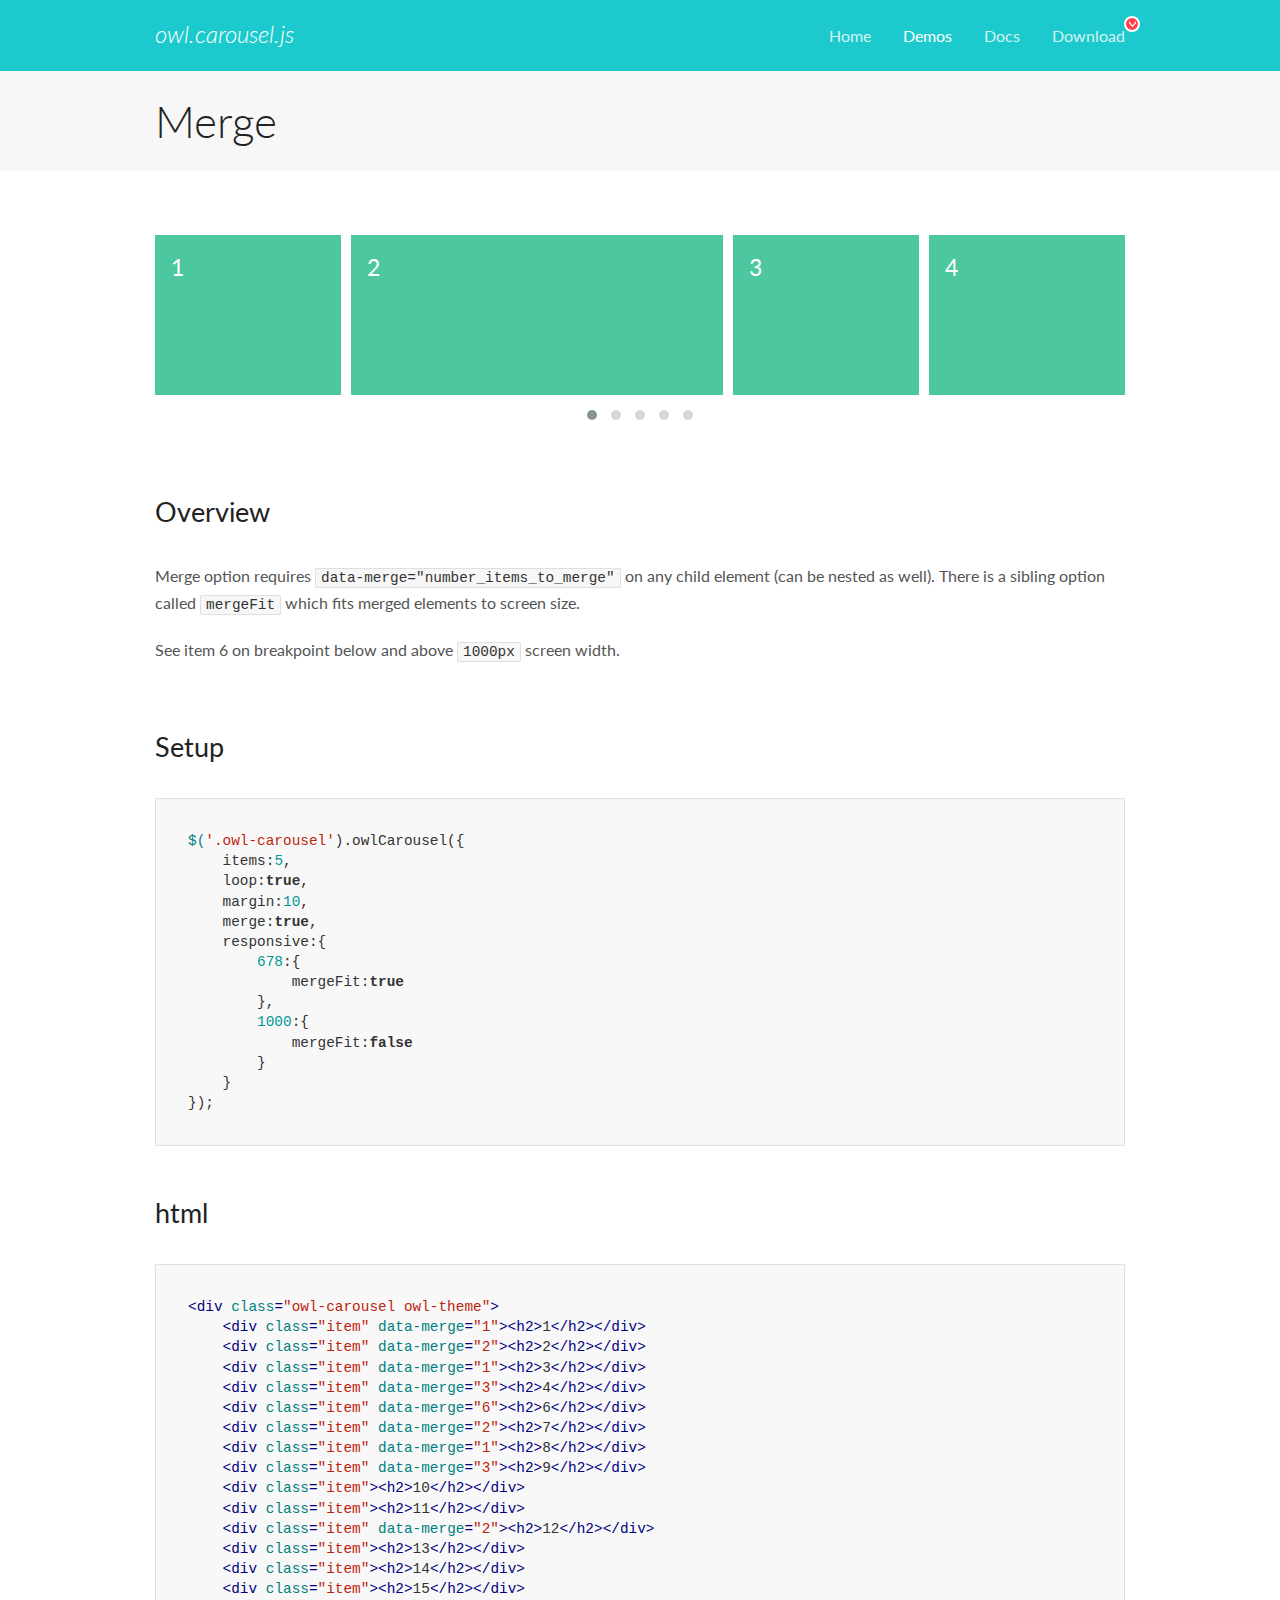
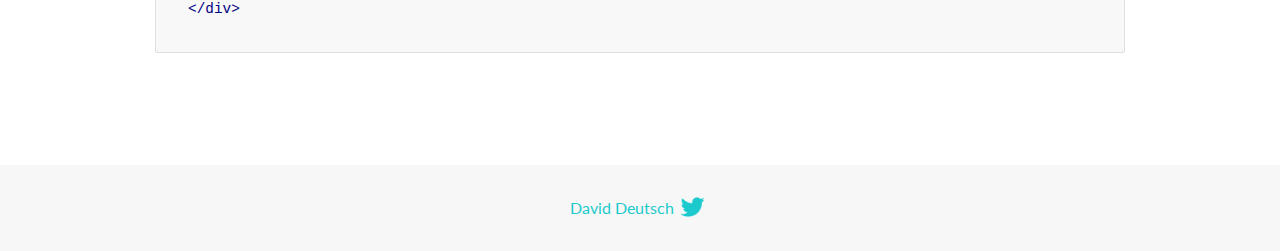
<file: CShop/CShop/Content/ow/docs/demos/merge.html>
<!DOCTYPE html>
<html lang="en">
  <head>

    <!-- head -->
    <meta charset="utf-8">
    <meta name="msapplication-tap-highlight" content="no" />
    <meta name="viewport" content="width=device-width, initial-scale=1.0" />
    <meta name="description" content="Merge Items">
    <meta name="author" content="David Deutsch">
    <title>
      Merge Demo | Owl Carousel | 2.3.4
    </title>

    <!-- Stylesheets -->
    <link href='https://fonts.googleapis.com/css?family=Lato:300,400,700,400italic,300italic' rel='stylesheet' type='text/css'>
    <link rel="stylesheet" href="../assets/css/docs.theme.min.css">

    <!-- Owl Stylesheets -->
    <link rel="stylesheet" href="../assets/owlcarousel/assets/owl.carousel.min.css">
    <link rel="stylesheet" href="../assets/owlcarousel/assets/owl.theme.default.min.css">

    <!-- HTML5 shim and Respond.js IE8 support of HTML5 elements and media queries -->

    <!--[if lt IE 9]>
      <script src="https://oss.maxcdn.com/libs/html5shiv/3.7.0/html5shiv.js"></script>
      <script src="https://oss.maxcdn.com/libs/respond.js/1.3.0/respond.min.js"></script>
    <![endif]-->

    <!-- Favicons -->
    <link rel="apple-touch-icon-precomposed" sizes="144x144" href="../assets/ico/apple-touch-icon-144-precomposed.png">
    <link rel="shortcut icon" href="../assets/ico/favicon.png">
    <link rel="shortcut icon" href="favicon.ico">

    <!-- Yeah i know js should not be in header. Its required for demos.-->

    <!-- javascript -->
    <script src="../assets/vendors/jquery.min.js"></script>
    <script src="../assets/owlcarousel/owl.carousel.js"></script>
  </head>
  <body>

    <!-- header -->
    <header class="header">
      <div class="row">
        <div class="large-12 columns">
          <div class="brand left">
            <h3>
              <a href="/OwlCarousel2/">owl.carousel.js</a> 
            </h3>
          </div>
          <a id="toggle-nav" class="right">
            <span></span> <span></span> <span></span> 
          </a> 
          <div class="nav-bar">
            <ul class="clearfix">
              <li> <a href="/OwlCarousel2/index.html">Home</a>  </li>
              <li class="active">
                <a href="/OwlCarousel2/demos/demos.html">Demos</a> 
              </li>
              <li> <a href="/OwlCarousel2/docs/started-welcome.html">Docs</a>  </li>
              <li>
                <a href="https://github.com/OwlCarousel2/OwlCarousel2/archive/2.3.4.zip">Download</a> 
                <span class="download"></span> 
              </li>
            </ul>
          </div>
        </div>
      </div>
    </header>

    <!-- title -->
    <section class="title">
      <div class="row">
        <div class="large-12 columns">
          <h1>Merge</h1>
        </div>
      </div>
    </section>

    <!--  Demos -->
    <section id="demos">
      <div class="row">
        <div class="large-12 columns">
          <div class="owl-carousel owl-theme">
            <div class="item" data-merge="1">
              <h4>1</h4>
            </div>
            <div class="item" data-merge="2">
              <h4>2</h4>
            </div>
            <div class="item" data-merge="1">
              <h4>3</h4>
            </div>
            <div class="item" data-merge="3">
              <h4>4</h4>
            </div>
            <div class="item" data-merge="6">
              <h4>6</h4>
            </div>
            <div class="item" data-merge="2">
              <h4>7</h4>
            </div>
            <div class="item" data-merge="1">
              <h4>8</h4>
            </div>
            <div class="item" data-merge="3">
              <h4>9</h4>
            </div>
            <div class="item">
              <h4>10</h4>
            </div>
            <div class="item">
              <h4>11</h4>
            </div>
            <div class="item" data-merge="2">
              <h4>12</h4>
            </div>
            <div class="item">
              <h4>13</h4>
            </div>
            <div class="item">
              <h4>14</h4>
            </div>
            <div class="item">
              <h4>15</h4>
            </div>
          </div>
          <h3 id="overview">Overview</h3>
          <p>Merge option requires <code>data-merge=&quot;number_items_to_merge&quot;</code> on any child element (can be nested as well). There is a sibling option called <code>mergeFit</code> which fits merged elements to screen size. </p>
          <p>See item 6 on breakpoint below and above <code>1000px</code> screen width.</p>
          <h3 id="setup">Setup</h3>
          <pre><code>$(&#39;.owl-carousel&#39;).owlCarousel({
    items:5,
    loop:true,
    margin:10,
    merge:true,
    responsive:{
        678:{
            mergeFit:true
        },
        1000:{
            mergeFit:false
        }
    }
});</code></pre>
          <h3 id="html">html</h3>
          <pre><code>&lt;div class=&quot;owl-carousel owl-theme&quot;&gt;
    &lt;div class=&quot;item&quot; data-merge=&quot;1&quot;&gt;&lt;h2&gt;1&lt;/h2&gt;&lt;/div&gt;
    &lt;div class=&quot;item&quot; data-merge=&quot;2&quot;&gt;&lt;h2&gt;2&lt;/h2&gt;&lt;/div&gt;
    &lt;div class=&quot;item&quot; data-merge=&quot;1&quot;&gt;&lt;h2&gt;3&lt;/h2&gt;&lt;/div&gt;
    &lt;div class=&quot;item&quot; data-merge=&quot;3&quot;&gt;&lt;h2&gt;4&lt;/h2&gt;&lt;/div&gt;
    &lt;div class=&quot;item&quot; data-merge=&quot;6&quot;&gt;&lt;h2&gt;6&lt;/h2&gt;&lt;/div&gt;
    &lt;div class=&quot;item&quot; data-merge=&quot;2&quot;&gt;&lt;h2&gt;7&lt;/h2&gt;&lt;/div&gt;
    &lt;div class=&quot;item&quot; data-merge=&quot;1&quot;&gt;&lt;h2&gt;8&lt;/h2&gt;&lt;/div&gt;
    &lt;div class=&quot;item&quot; data-merge=&quot;3&quot;&gt;&lt;h2&gt;9&lt;/h2&gt;&lt;/div&gt;
    &lt;div class=&quot;item&quot;&gt;&lt;h2&gt;10&lt;/h2&gt;&lt;/div&gt;
    &lt;div class=&quot;item&quot;&gt;&lt;h2&gt;11&lt;/h2&gt;&lt;/div&gt;
    &lt;div class=&quot;item&quot; data-merge=&quot;2&quot;&gt;&lt;h2&gt;12&lt;/h2&gt;&lt;/div&gt;
    &lt;div class=&quot;item&quot;&gt;&lt;h2&gt;13&lt;/h2&gt;&lt;/div&gt;
    &lt;div class=&quot;item&quot;&gt;&lt;h2&gt;14&lt;/h2&gt;&lt;/div&gt;
    &lt;div class=&quot;item&quot;&gt;&lt;h2&gt;15&lt;/h2&gt;&lt;/div&gt;
&lt;/div&gt;</code></pre>
          <script>
            $(document).ready(function() {
              $('.owl-carousel').owlCarousel({
                items: 5,
                loop: true,
                margin: 10,
                merge: true,
                responsive: {
                  678: {
                    mergeFit: true
                  },
                  1000: {
                    mergeFit: false
                  }
                }
              });
            })
          </script>
        </div>
      </div>
    </section>

    <!-- footer -->
    <footer class="footer">
      <div class="row">
        <div class="large-12 columns">
          <h5>
            <a href="/OwlCarousel2/docs/support-contact.html">David Deutsch</a> 
            <a id="custom-tweet-button" href="https://twitter.com/share?url=https://github.com/OwlCarousel2/OwlCarousel2&text=Owl Carousel - This is so awesome! " target="_blank"></a> 
          </h5>
        </div>
      </div>
    </footer>

    <!-- vendors -->
    <script src="../assets/vendors/highlight.js"></script>
    <script src="../assets/js/app.js"></script>
  </body>
</html>
</file>
